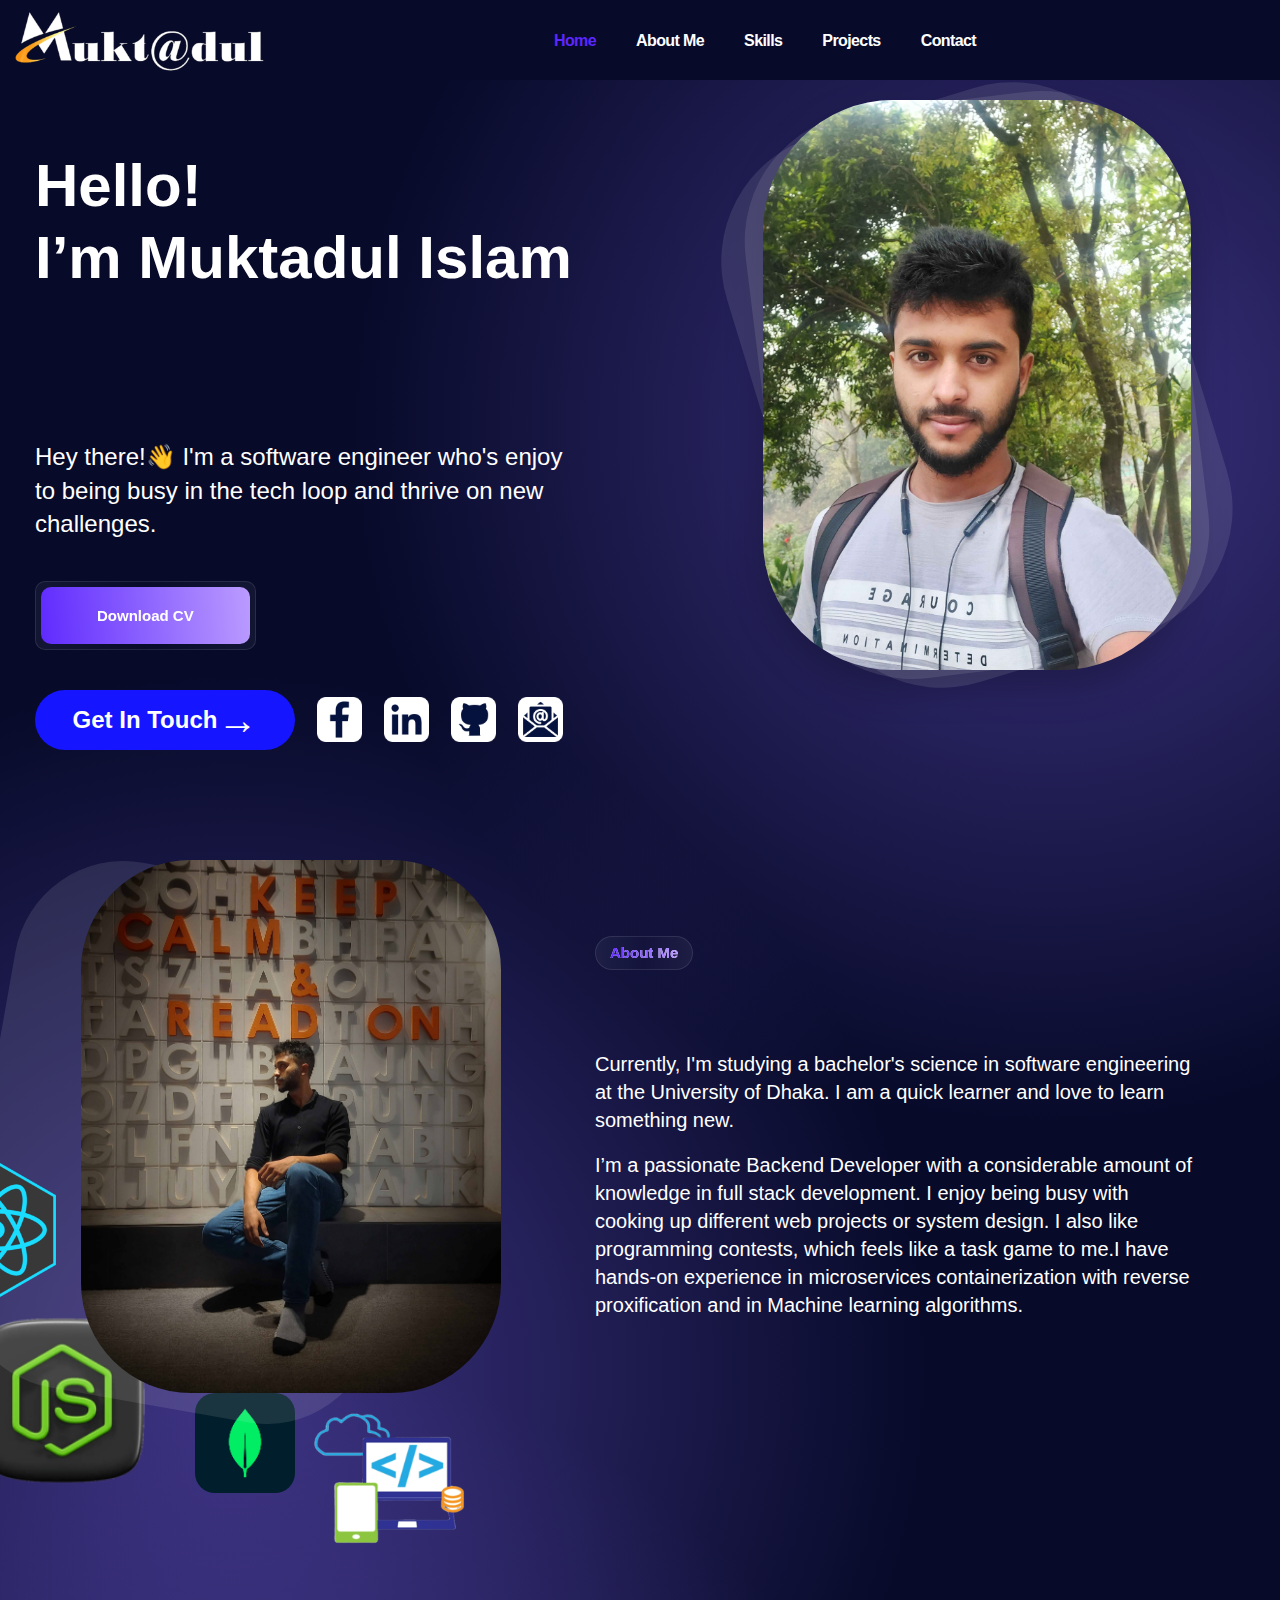
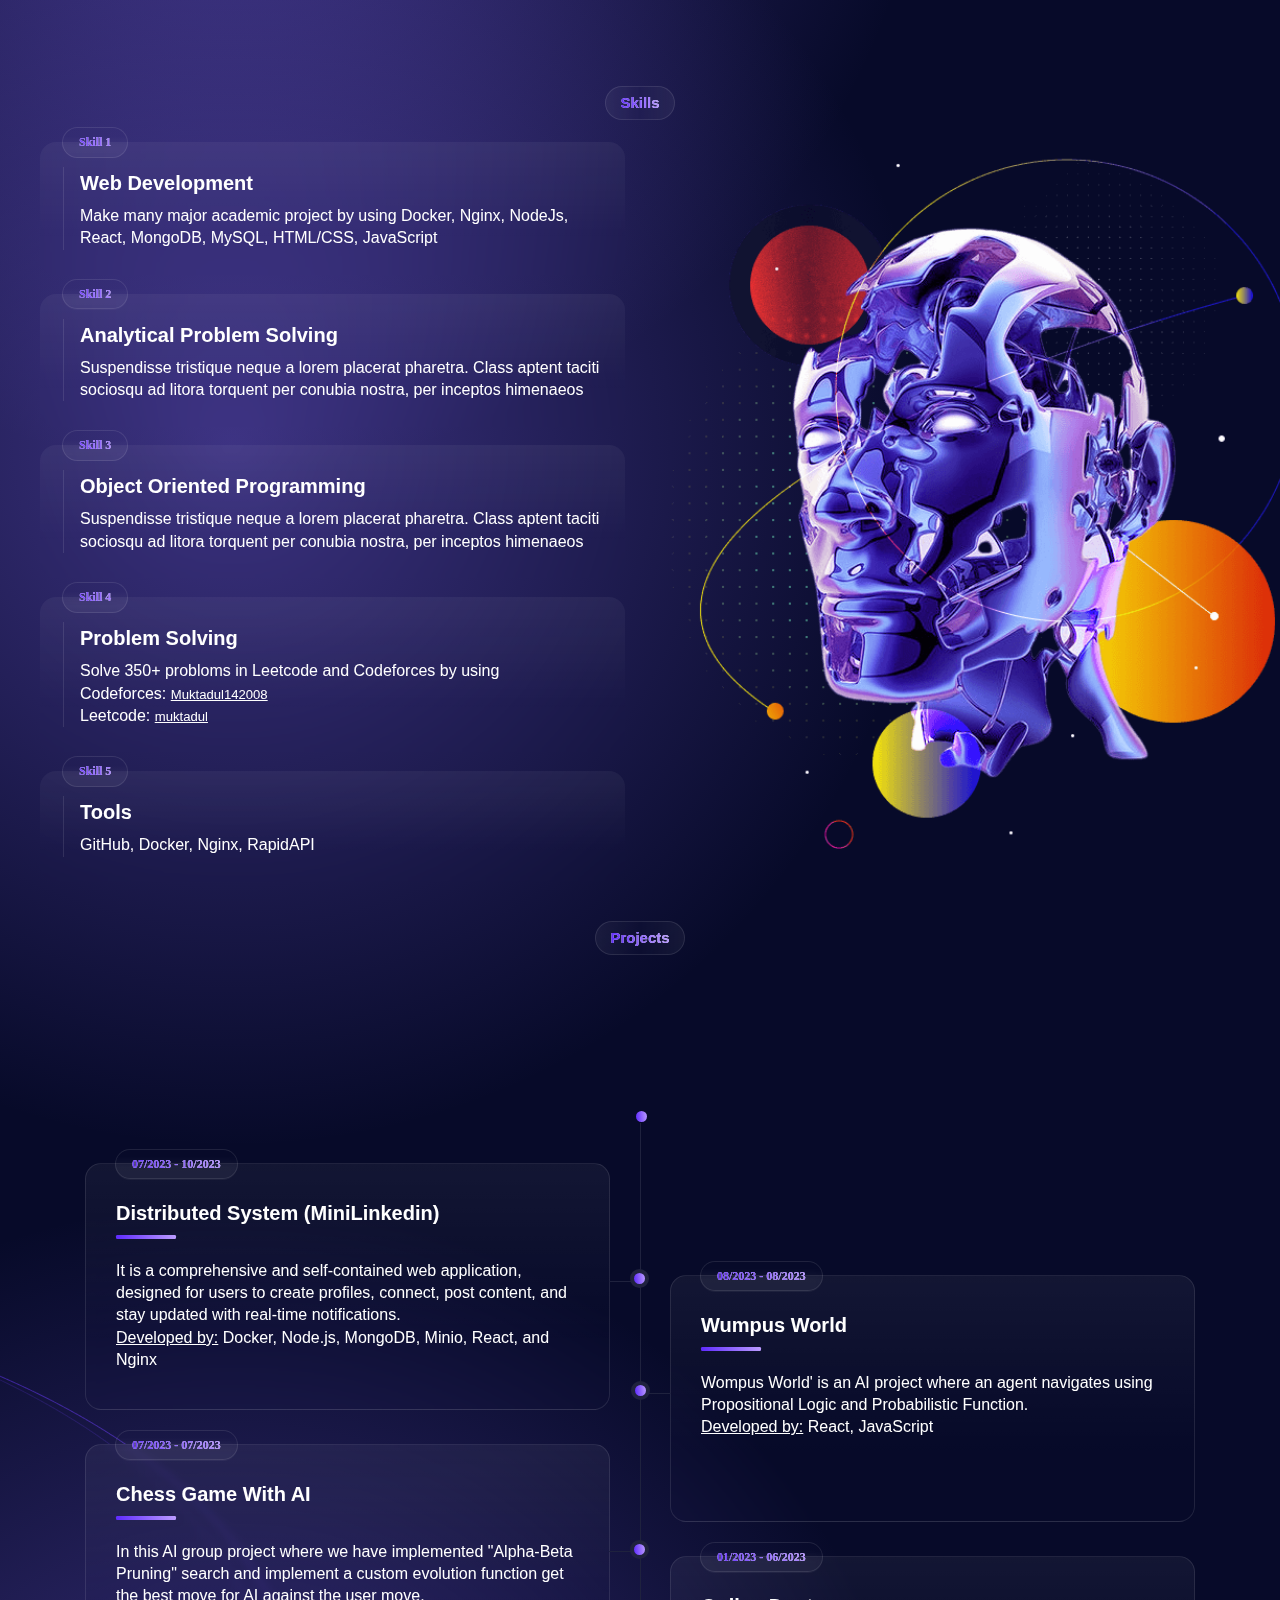
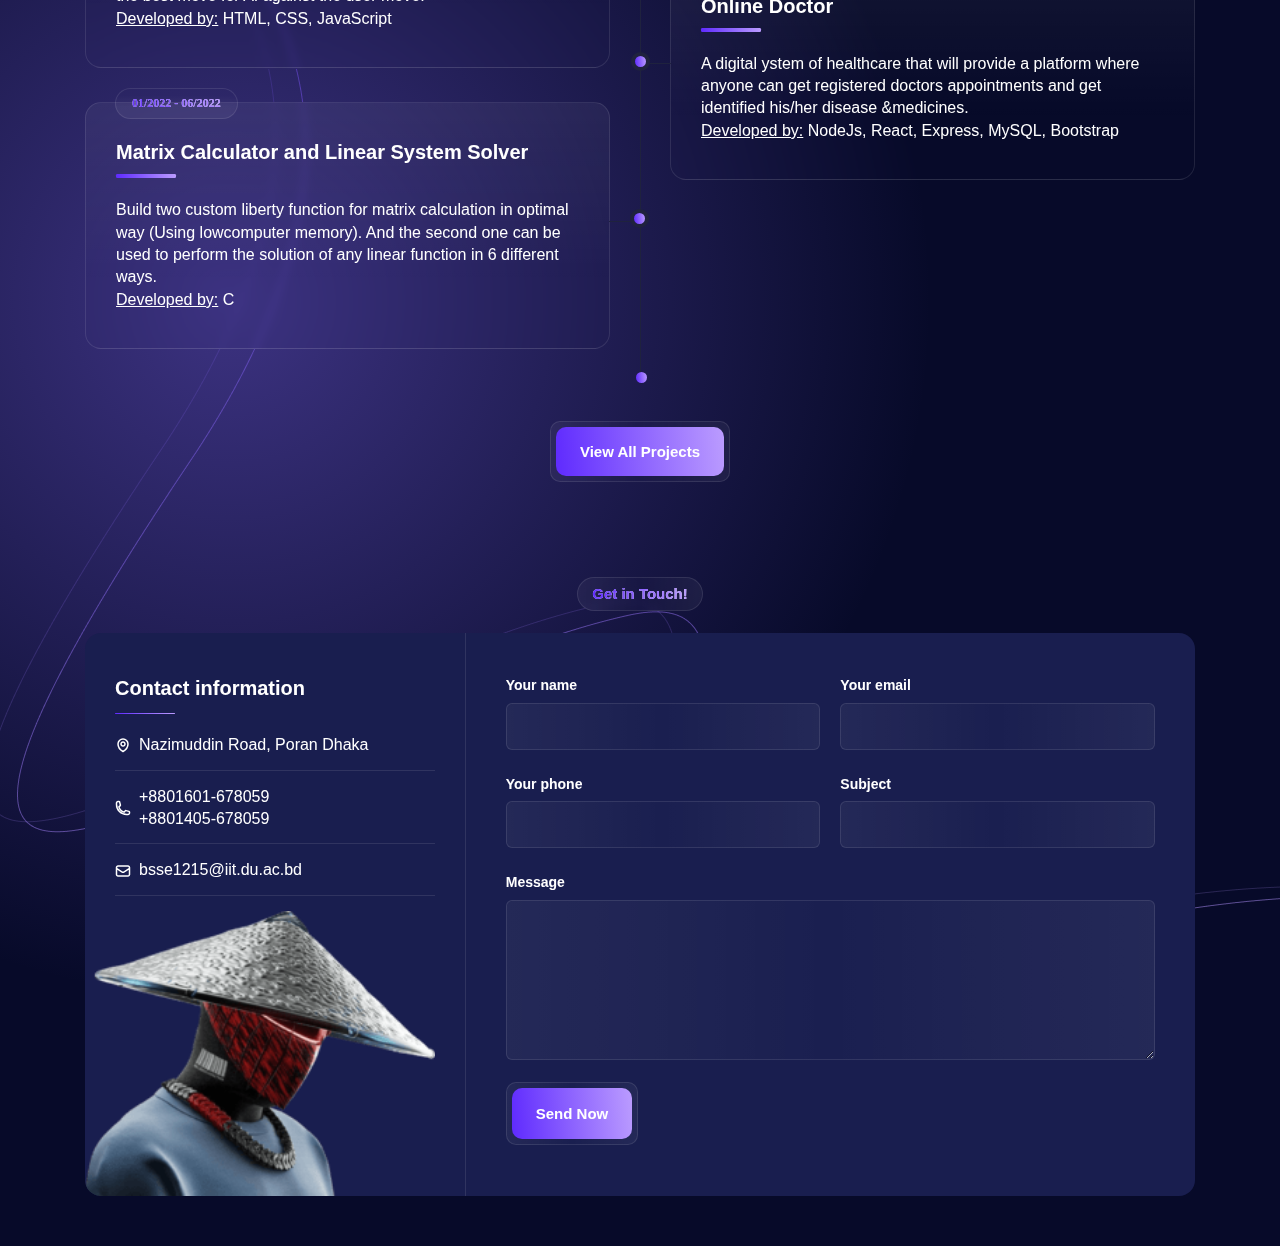
<file: index.html>
<!DOCTYPE html>
<html lang="en">

<head>
    <meta charset="UTF-8">
    <meta http-equiv="X-UA-Compatible" content="IE=edge">
    <meta name="viewport" content="width=device-width, initial-scale=1.0">
    <title>Cyfonii - NFT Portfolio and Landing Page HTML Template</title>

    <!-- Styles -->
    <link rel="stylesheet" href="app/css/app.css">
    <!-- end Styles -->

    <!-- Favicon and Touch Icons  -->
    <link rel="shortcut icon" href="assets/images/logo/favicon.webp">
    <link rel="apple-touch-icon-precomposed" href="assets/images/logo/favicon.webp">

</head>

<body class="home-main header-fixed">

    <div class="wrapper">
        <!-- For custom loading icon -->
        <div class="preloader">
            <div class="clear-loading loading-effect-2">
                <span></span>
            </div>
        </div>

        <!-- Header -->
        <header id="header_main" class="header">
            <div class="container big">
                <div class="row">
                    <div class="col-12">
                        <div class="header__body">
                            <div class="header__logo">
                                <a href="index.html">
                                    <img id="site-logo" src="assets/images/logo/logo.png" alt="Peson" data-retina="assets/images/logo/logo@2x.png" data-width="160" data-height="38">
                                </a>
                            </div>

                            <div class="header__right">
                                <nav id="main-nav" class="main-nav">
                                    <ul id="menu-primary-menu" class="menu">

                                        <li class="menu-item  menu-current-item">
                                            <a href="#banner">Home</a>
                                        </li>
                                        <li class="menu-item">
                                            <a href="#about">About Me</a>
                                        </li>
                                        <!-- <li class="menu-item">
                                            <a href="#">Services</a>
                                        </li> -->
                                        <li class="menu-item">
                                            <a href="#skills">Skills</a>
                                        </li>
                                        <li class="menu-item">
                                            <a href="#projects">Projects</a>
                                        </li>
                                        <li class="menu-item">
                                            <a href="#contact">Contact</a>
                                        </li>
                                    </ul>
                                </nav>
                                <div class="mobile-button"><span></span></div>
                            </div>

                            <div class="header__action">
                                <!-- <a href="#" class="action-btn"><span>Download CV</span></a> -->
                            </div>
                        </div>
                    </div>
                </div>
            </div>
        </header>
        <!-- end Header -->

        <!-- Banner -->
        <section id="banner" class="banner">
            <div class="shape right"></div>
            <div class="container big">
                <div class="row">
                    <div class="col-xl-7 col-md-12">
                        <div class="banner__left">
                            <div class="block-text">
                                <h2 class="heading">Hello!<br>I’m Muktadul Islam </br>
                                    <small><span class="s1 arlo_tm_animation_text_word"></span></small>
                                </h2>

                                <div class="myself">
                                    <p class="desc">Hey there!👋 I'm a software engineer who's enjoy to being busy in
                                        the tech loop and thrive on new challenges. </p>

                                    <a href="./assets/muktadul_Resume.pdf" class="action-btn" download><span>Download CV</span></a>
                                </div>
                            </div>

                            <div class="pay">
                                <div class="get_in_touch">Get In Touch <h1>&rarr;</h1>
                                </div>
                                <div class="list">
                                    <ul class="social_media">
                                        <li><a href="https://www.facebook.com/muktadul.islam.1690?mibextid=ZbWKwL"
                                                target="_blank"><img src="./assets/images/icon/facebook.png" alt=""></a>
                                        </li>
                                        <li><a href="https://www.linkedin.com/in/muktadul-islam-56b2a1299/"
                                                target="_blank"><img src="./assets/images/icon/linkedin.png" alt=""></a>
                                        </li>
                                        <li><a href="https://github.com/muktadulislam" target="_blank"><img
                                                    src="./assets/images/icon/github.png" alt=""></a></li>
                                        <li><a href="mailto:bsse1215@iit.du.ac.bd" target="_blank"><img src="./assets/images/icon/email.png"
                                                    alt=""></a></li>
                                    </ul>
                                </div>
                            </div>
                        </div>
                    </div>


                    <div class="col-xl-5 col-md-12">
                        <div id="profile_pic" class="banner__right">
                            <div class="image">
                                <img src="assets/images/layouts/muktadul.jpeg" alt="">
                            </div>
                        </div>
                    </div>
                </div>
            </div>
        </section>
        <!-- End Banner -->

        <!-- About -->
        <section id="about" class="about">
            <div class="shape"></div>
            <div class="container">
                <div class="row rev">
                    <div class="col-xl-5 col-md-12 about_image">
                        <div class="about__right">
                            <div class="images">
                                <img class="img1" src="assets/images/layouts/about-01.jpeg" alt="">
                                <img class="img2" src="assets/images/layouts/about-03.png" alt="">
                                <img class="img3" src="assets/images/layouts/about-05.png" alt="">
                                <img class="img4" src="assets/images/layouts/about-02.png" alt="">
                                <img class="img5" src="assets/images/layouts/about-04.png" alt="">
                            </div>
                        </div>
                    </div>
                    <div class="col-xl-7 col-md-12">
                        <div class="block-text">
                            <h6 class="sub-heading"><span>About Me</span></h6>
                            <h5 class="heading wow" data-splitting>Hello, I'm Muktadul</h5>
                            <p class="mb-17">Currently, I'm studying a bachelor's science in software engineering at the
                                University of Dhaka. I am a quick learner and love to learn something new.</p>
                            <p class="mb-26">I’m a passionate Backend Developer with a considerable amount of knowledge
                                in full stack development. I enjoy being busy with cooking up different web projects or
                                system design. I also like programming contests, which feels like a task game to me.I
                                have hands-on experience in microservices containerization with reverse proxification
                                and in Machine learning algorithms.</p>
                        </div>
                    </div>
                </div>
            </div>
        </section>
        <!-- End About -->

        <!-- Skills -->
        <section id="skills" class="portfolio">
            <div class="shape"></div>
            <div class="container">
                <div class="row">
                    <div class="col-12">
                        <div class="block-text center">
                            <h6 class="sub-heading"><span>Skills</span></h6>
                        </div>
                    </div>
                    <div class="col-xl-6 col-md-6">
                        <div class="portfolio__left">
                            <div class="portfolio-box">
                                <div class="step">Skill 1</div>
                                <div class="content">
                                    <h5 class="title">Web Development</h5>
                                    <p>Make many major academic project by using Docker, Nginx, NodeJs, React, MongoDB,
                                        MySQL, HTML/CSS, JavaScript</p>
                                </div>
                            </div>
                            <div class="portfolio-box">
                                <div class="step">Skill 2</div>
                                <div class="content">
                                    <h5 class="title">Analytical Problem Solving</h5>
                                    <p>Suspendisse tristique neque a lorem placerat pharetra. Class aptent taciti
                                        sociosqu ad litora torquent per conubia nostra, per inceptos himenaeos</p>
                                </div>
                            </div>
                            <div class="portfolio-box">
                                <div class="step">Skill 3</div>
                                <div class="content">
                                    <h5 class="title">Object Oriented Programming</h5>
                                    <p>Suspendisse tristique neque a lorem placerat pharetra. Class aptent taciti
                                        sociosqu ad litora torquent per conubia nostra, per inceptos himenaeos</p>
                                </div>
                            </div>
                            <div class="portfolio-box">
                                <div class="step">Skill 4</div>
                                <div class="content">
                                    <h5 class="title">Problem Solving</h5>
                                    <p>Solve 350+ probloms in Leetcode and Codeforces by using<br>
                                        Codeforces: <a
                                            href="https://codeforces.com/profile/Muktadul142008"><small><u>Muktadul142008</u></small></a><br>
                                        Leetcode: <a
                                            href="https://leetcode.com/muktadul/"><small><u>muktadul</u></small></a><br>
                                    </p>
                                </div>
                            </div>
                            <div class="portfolio-box">
                                <div class="step">Skill 5</div>
                                <div class="content">
                                    <h5 class="title">Tools</h5>
                                    <p>GitHub, Docker, Nginx, RapidAPI</p>
                                </div>
                            </div>
                        </div>
                    </div>

                    <div class="col-xl-6 col-md-6 about_image">
                        <div class="portfolio__right">
                            <div class="image" data-aos="fade-left" data-aos-duration="2000">
                                <img src="assets/images/layouts/portfolio.png" alt="">
                            </div>
                        </div>
                    </div>
                </div>
            </div>
        </section>
        <!-- End Skills -->

        <!-- Projects -->
        <section id="projects" class="roadmap">
            <img src="assets/images/background/line.png" alt="" class="img-line">
            <div class="shape"></div>
            <div class="container">
                <div class="row">
                    <div class="col-12">
                        <div class="block-text center">
                            <h6 class="sub-heading"><span>Projects</span></h6>
                            <h4 class="heading wow" data-splitting>Some of my <br>
                                Major Projects</h4>
                        </div>

                        <div class="roadmap__main" data-aos="fade-up" data-aos-duration="2000">
                            <div class="roadmap-box">
                                <div class="time">07/2023 - 10/2023</div>
                                <div class="content">
                                    <h5 class="title">Distributed System (MiniLinkedin)</h5>
                                    <p class="text">It is a comprehensive and self-contained web application, designed
                                        for users to
                                        create profiles, connect, post content, and stay updated with real-time
                                        notifications.
                                        <br>
                                        <u>Developed by:</u> Docker, Node.js, MongoDB, Minio, React, and Nginx
                                    </p>
                                </div>
                            </div>
                            <div class="roadmap-box right">
                                <div class="time">08/2023 - 08/2023</div>
                                <div class="content">
                                    <h5 class="title">Wumpus World</h5>
                                    <p class="text">
                                        Wompus World' is an AI project where an agent navigates using Propositional
                                        Logic and Probabilistic Function.<br>
                                        <u>Developed by:</u> React, JavaScript

                                    </p>
                                </div>
                            </div>
                            <div class="roadmap-box">
                                <div class="time">07/2023 - 07/2023</div>
                                <div class="content">
                                    <h5 class="title">Chess Game With AI</h5>
                                    <p class="text">
                                        In this AI group project where we have implemented "Alpha-Beta Pruning" search
                                        and implement a custom evolution function get the best move for AI against the
                                        user move. <br>
                                        <u>Developed by:</u> HTML, CSS, JavaScript
                                    </p>
                                </div>
                            </div>
                            <div class="roadmap-box right">
                                <div class="time">01/2023 - 06/2023</div>
                                <div class="content">
                                    <h5 class="title">Online Doctor</h5>
                                    <p class="text">
                                        A digital ystem of healthcare that will provide a platform where anyone can get
                                        registered doctors appointments and get identified his/her disease
                                        &medicines.<br>
                                        <u>Developed by:</u> NodeJs, React, Express, MySQL, Bootstrap

                                    </p>
                                </div>
                            </div>
                            <div class="roadmap-box">
                                <div class="time">01/2022 - 06/2022</div>
                                <div class="content">
                                    <h5 class="title">Matrix Calculator and Linear System Solver</h5>
                                    <p class="text">
                                        Build two custom liberty function for matrix calculation in optimal way (Using
                                        lowcomputer memory). And the second one can be used to perform the solution of
                                        any linear function in 6 different ways. <br>
                                        <u>Developed by:</u> C
                                    </p>
                                </div>
                            </div>
                            <div class="icon"></div>
                            <div class="icon bottom"></div>


                        </div>
                        <div class="button">
                            <a href="#" class="action-btn"><span>View All Projects</span></a>
                        </div>

                    </div>

                </div>
            </div>
        </section>
        <!-- Projects End -->

        <!-- Contact -->
        <section id="contact" class="touch">
            <div class="container">
                <div class="row">
                    <div class="col-12">
                        <div class="block-text center">
                            <h6 class="sub-heading"><span>Get in Touch!</span></h6>
                        </div>
                        <div class="touch__main">
                            <div class="info">
                                <h5>Contact information</h5>
                                <ul class="list">
                                    <li>
                                        <svg width="16" height="16" viewBox="0 0 16 16" fill="none"
                                            xmlns="http://www.w3.org/2000/svg">
                                            <path
                                                d="M10 7C10 7.53043 9.78929 8.03914 9.41421 8.41421C9.03914 8.78929 8.53043 9 8 9C7.46957 9 6.96086 8.78929 6.58579 8.41421C6.21071 8.03914 6 7.53043 6 7C6 6.46957 6.21071 5.96086 6.58579 5.58579C6.96086 5.21071 7.46957 5 8 5C8.53043 5 9.03914 5.21071 9.41421 5.58579C9.78929 5.96086 10 6.46957 10 7V7Z"
                                                stroke="white" stroke-width="1.5" stroke-linecap="round"
                                                stroke-linejoin="round" />
                                            <path
                                                d="M13 7C13 11.7613 8 14.5 8 14.5C8 14.5 3 11.7613 3 7C3 5.67392 3.52678 4.40215 4.46447 3.46447C5.40215 2.52678 6.67392 2 8 2C9.32608 2 10.5979 2.52678 11.5355 3.46447C12.4732 4.40215 13 5.67392 13 7V7Z"
                                                stroke="white" stroke-width="1.5" stroke-linecap="round"
                                                stroke-linejoin="round" />
                                        </svg>
                                        <p>Nazimuddin Road, Poran Dhaka</p>
                                    </li>
                                    <li>
                                        <svg width="16" height="16" viewBox="0 0 16 16" fill="none"
                                            xmlns="http://www.w3.org/2000/svg">
                                            <g clip-path="url(#clip0_794_6441)">
                                                <path
                                                    d="M1.5 4.5C1.5 10.0227 5.97733 14.5 11.5 14.5H13C13.3978 14.5 13.7794 14.342 14.0607 14.0607C14.342 13.7794 14.5 13.3978 14.5 13V12.0853C14.5 11.7413 14.266 11.4413 13.932 11.358L10.9833 10.6207C10.69 10.5473 10.382 10.6573 10.2013 10.8987L9.55467 11.7607C9.36667 12.0113 9.042 12.122 8.748 12.014C7.65659 11.6128 6.66544 10.9791 5.84319 10.1568C5.02094 9.33456 4.38725 8.34341 3.986 7.252C3.878 6.958 3.98867 6.63333 4.23933 6.44533L5.10133 5.79867C5.34333 5.618 5.45267 5.30933 5.37933 5.01667L4.642 2.068C4.60143 1.9058 4.50781 1.7618 4.37604 1.65889C4.24426 1.55598 4.08187 1.50006 3.91467 1.5H3C2.60218 1.5 2.22064 1.65804 1.93934 1.93934C1.65804 2.22064 1.5 2.60218 1.5 3V4.5Z"
                                                    stroke="white" stroke-width="1.5" stroke-linecap="round"
                                                    stroke-linejoin="round" />
                                            </g>
                                            <defs>
                                                <clipPath id="clip0_794_6441">
                                                    <rect width="16" height="16" fill="white" />
                                                </clipPath>
                                            </defs>
                                        </svg>
                                        <p>+8801601-678059<br>+8801405-678059</p>

                                    </li>
                                    <li>
                                        <svg width="16" height="16" viewBox="0 0 16 16" fill="none"
                                            xmlns="http://www.w3.org/2000/svg">
                                            <path
                                                d="M14.5 4.5V11.5C14.5 11.8978 14.342 12.2794 14.0607 12.5607C13.7794 12.842 13.3978 13 13 13H3C2.60218 13 2.22064 12.842 1.93934 12.5607C1.65804 12.2794 1.5 11.8978 1.5 11.5V4.5M14.5 4.5C14.5 4.10218 14.342 3.72064 14.0607 3.43934C13.7794 3.15804 13.3978 3 13 3H3C2.60218 3 2.22064 3.15804 1.93934 3.43934C1.65804 3.72064 1.5 4.10218 1.5 4.5M14.5 4.5V4.662C14.5 4.9181 14.4345 5.16994 14.3096 5.39353C14.1848 5.61712 14.0047 5.80502 13.7867 5.93933L8.78667 9.016C8.55014 9.16169 8.2778 9.23883 8 9.23883C7.7222 9.23883 7.44986 9.16169 7.21333 9.016L2.21333 5.94C1.99528 5.80569 1.81525 5.61779 1.69038 5.3942C1.56551 5.1706 1.49997 4.91876 1.5 4.66267V4.5"
                                                stroke="white" stroke-width="1.5" stroke-linecap="round"
                                                stroke-linejoin="round" />
                                        </svg>
                                        <p class="__cf_email__">bsse1215@iit.du.ac.bd</p>
                                    </li>
                                </ul>

                                <div class="image">
                                    <img src="assets/images/layouts/touch.png" alt="">
                                </div>
                            </div>

                            <form action="#" class="form-box">
                                <div class="row">
                                    <div class="col">
                                        <label>Your name</label>
                                        <input type="text" class="form-control">
                                    </div>
                                    <div class="col">
                                        <label>Your email</label>
                                        <input type="email" class="form-control">
                                    </div>
                                </div>
                                <div class="row">
                                    <div class="col">
                                        <label>Your phone</label>
                                        <input type="text" class="form-control">
                                    </div>
                                    <div class="col">
                                        <label>Subject</label>
                                        <input type="text" class="form-control">
                                    </div>
                                </div>
                                <div class="row">
                                    <div class="col">
                                        <label>Message</label>
                                        <textarea name="mess" id="mess" cols="30" rows="10"></textarea>
                                    </div>

                                </div>
                                <div class="row mb-0">
                                    <div class="col">
                                        <button class="action-btn"><span>Send Now</span></button>
                                    </div>
                                </div>
                            </form>
                        </div>
                    </div>
                </div>
            </div>
        </section>
        <!-- End Contact -->
    </div>


    <script src="app/js/jquery.min.js"></script>
    <script src="app/js/jquery.easing.js"></script>
    <script src="app/js/jquery-migrate.min.js"></script>
    <script src="app/js/plugins.js"></script>
    <script src="app/js/countto.js"></script>
    <script src="app/js/wow.min.js"></script>

    <script src="app/js/app.js"></script>
    <script src="app/js/count-down.js"></script>

    <script src="app/js/aos.js"></script>


    <script src="app/js/swiper-bundle.min.js"></script>
    <script src="app/js/swiper.js"></script>


    <script>
        $(document).ready(function () {
            // Smooth scrolling when clicking on anchor links
            $('a[href^="#"]').on('click', function (event) {
                if ($(window).width() <= 767) {
                    if ($(this).attr('href') === '#about') {
                        event.preventDefault();
                        window.location.href = '#profile_pic';
                        return;
                    }
                }

                // Remove the current menu item class
                $('.menu-item').removeClass('menu-current-item');
                $("#main-nav-mobi").slideUp();
                $(".mobile-button").removeClass("active");
                
                // Add the class to the clicked menu item
                $(this).closest('.menu-item').addClass('menu-current-item');

                var target = $($(this).attr('href'));
                if (target.length) {
                    event.preventDefault();
                    $('html, body').animate({
                        scrollTop: target.offset().top - 80
                    }, 0);
                }
            });
        });
    </script>



</body>

</html>
</file>
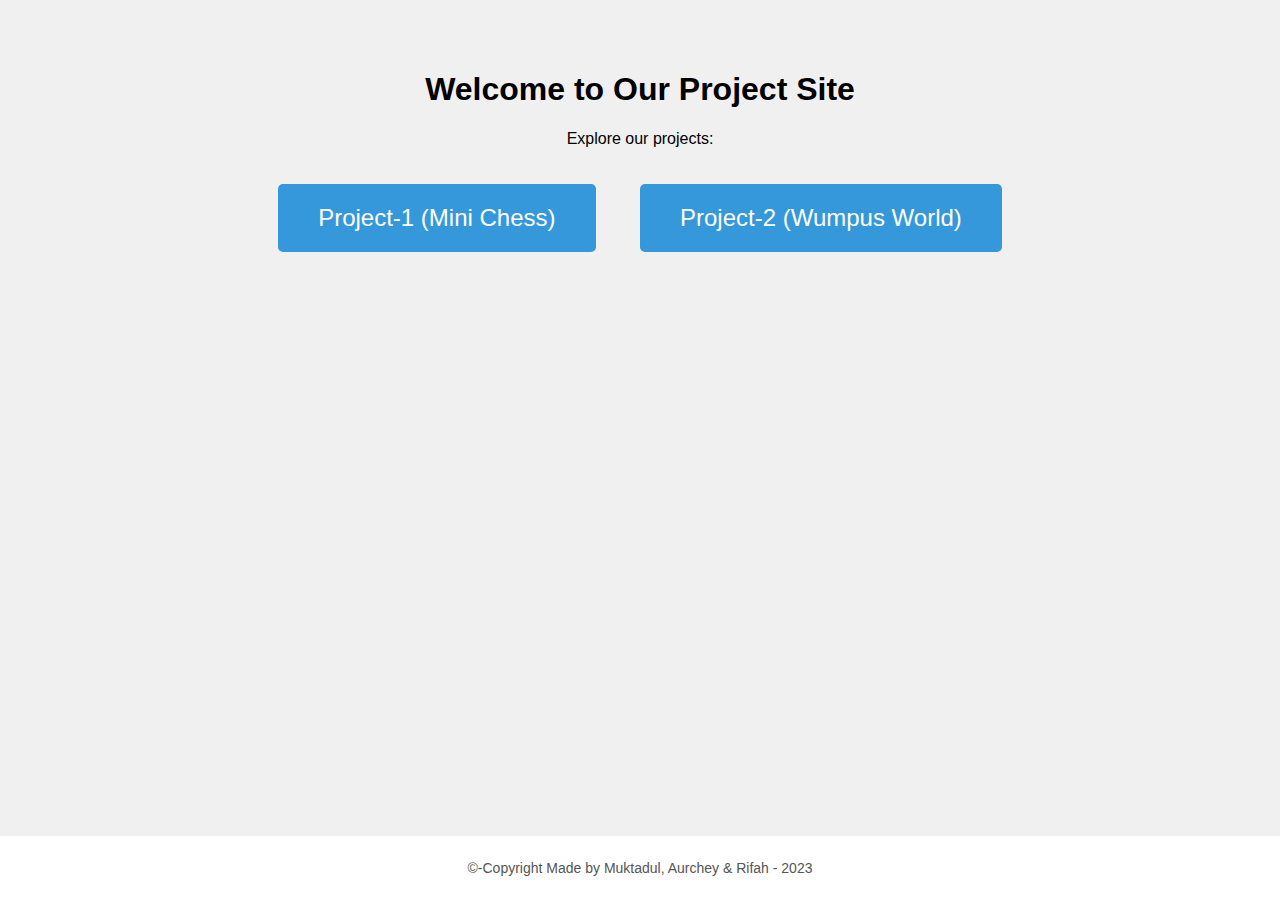
<file: old folder/index.html>
<!DOCTYPE html>
<html lang="en">
<head>
    <meta charset="UTF-8">
    <meta name="viewport" content="width=device-width, initial-scale=1.0">
    <title>Homepage</title>
    <style>
        body {
            font-family: Arial, sans-serif;
            margin: 0;
            padding: 0;
            background-color: #f0f0f0;
        }

        .container {
            max-width: 1200px;
            margin: 0 auto;
            text-align: center;
            padding: 50px;
        }

        .button {
            display: inline-block;
            padding: 20px 40px;
            font-size: 24px;
            background-color: #3498db;
            color: #fff;
            border: none;
            border-radius: 5px;
            cursor: pointer;
            margin: 20px;
        }

        .button:hover {
            background-color: #2980b9;
        }

        @media (max-width: 768px) {
            .button {
                font-size: 18px;
                padding: 15px 30px;
            }
        }

        .copyright {
            font-size: 14px;
            color: #555;
            position: fixed;
            bottom: 0;
            display: flex;
            justify-content: center; /* Align content horizontally to center */
            align-items: center; /* Align content vertically to center */
            left: 0;
            right: 0;
            background-color: #fff; /* You can set a background color for better visibility */
            padding: 10px; /* Add padding to provide some space */
        }

        .team-members {
            margin-top: 20px;
        }
        .container a{
            text-decoration: none;
        }
    </style>
</head>
<body>
    <div class="container">
        <h1>Welcome to Our Project Site</h1>
        <p>Explore our projects:</p>
        <a href="./mini_chess.html" class="button">Project-1 (Mini Chess)</a>
        <a href="#" class="button">Project-2 (Wumpus World)</a>
    </div>

    <div class="copyright">
        <p>©-Copyright Made by Muktadul, Aurchey & Rifah - 2023</p>
    </div>
</body>
</html>
</file>
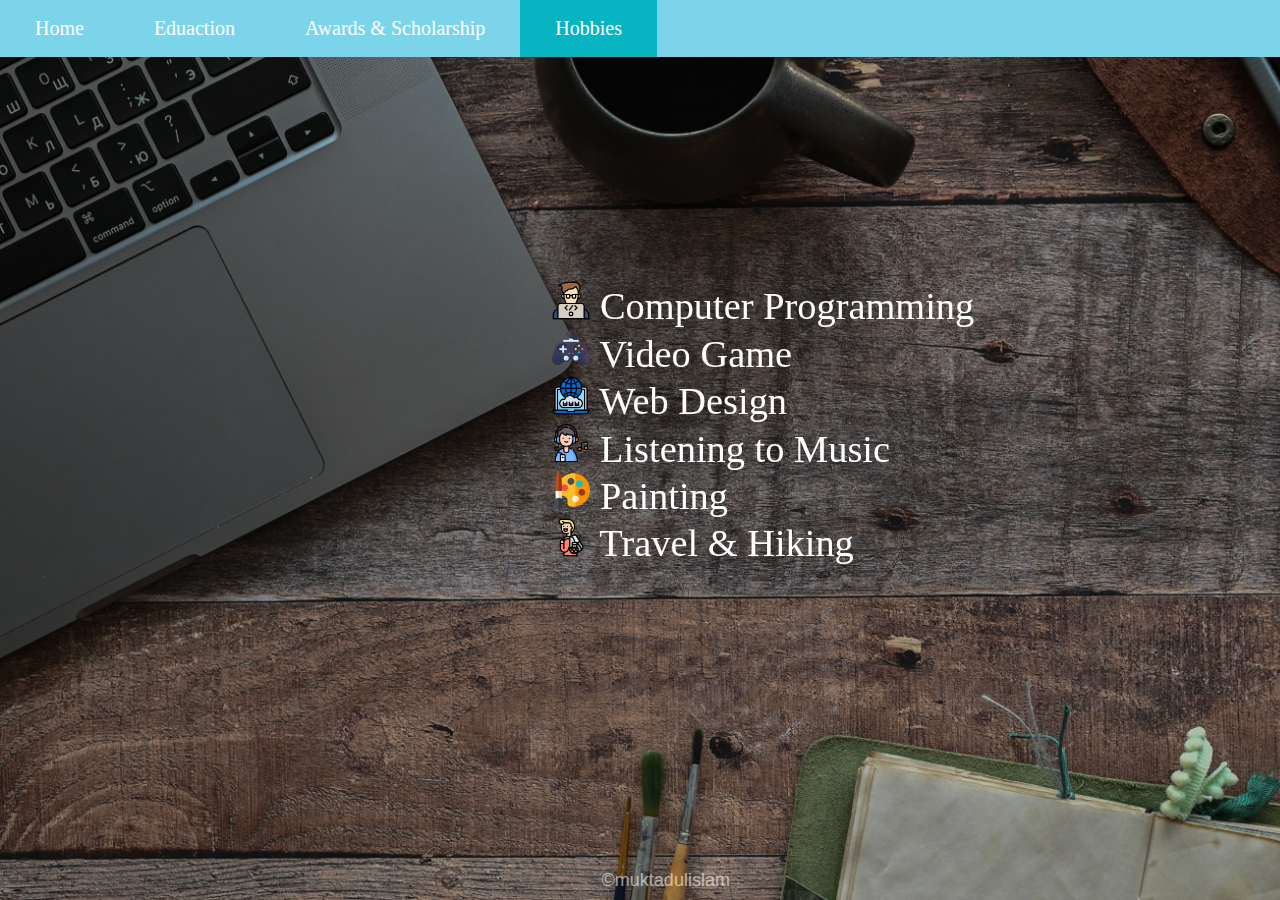
<file: hobbies.html>
<!DOCTYPE html>
<html lang="en">
<head>
    <meta charset="UTF-8">
    <meta http-equiv="X-UA-Compatible" content="IE=edge">
    <meta name="viewport" content="width=device-width, initial-scale=1.0">
    <link rel="stylesheet" href="navbar.css">
    <link rel="stylesheet" href="body.css">
    <link rel="stylesheet" href="footer.css">

    <title>Muktadul: Hobbies</title>
    <style>
        body{
            background-image: url("images/hobbies.jpg");
        }
        .hobbies{
            width: 40vw;
            height: 60vh;
            position: fixed;
            top: 27vh;
            left: 40vw;
        }
        .hobbies ul{
            list-style-type: none;
            font-size: 3vw;
            font-family: 'Bitter', serif;
            font-family: 'Dancing Script', cursive;
            font-family: 'Noto Nastaliq Urdu', serif;
            font-family: 'Noto Serif', serif;
            font-family: 'Oswald', sans-serif;
            font-family: 'Pacifico', cursive;
        }
        .hobbies li{
            color: rgb(255, 255, 255);
            font-weight: 500;
        }
        .hobbies img{
            width: 3vw;
            height: 3vw;
            display: inline-block;
        }
    </style>
</head>
<body>
    <header>
        <nav class="topnav">
            <ul>
                <li><a href="index.html">Home</a></li>
                <li><a href="education.html">Eduaction</a></li>
                <li><a href="awardsScholarship.html">Awards & Scholarship</a></li>
                <li><a class="active" href="hobbies.html">Hobbies</a></li>
            </ul>
        </nav>
    </header>

    <main>
        <section class="hobbies">
            <ul>
                <li> 
                    <img src="images/coding.png">
                    Computer Programming</li>
                <li>
                    <img src="images/console.png">
                    Video Game</li>
                <li>
                    <img src="images/www.png">
                    Web Design</li>
                <li>
                    <img src="images/listen.png">
                    Listening to Music</li>
                <li>
                    <img src="images/paint-palette.png">
                    Painting</li>
                <li>
                    <img src="images/travel(1).png">
                    Travel & Hiking</li>
            </ul>
        </section>
    </main>

    <footer>
        <div class="copyRight">&copymuktadulislam</div>
    </footer>
    
</body>
</html>
</file>
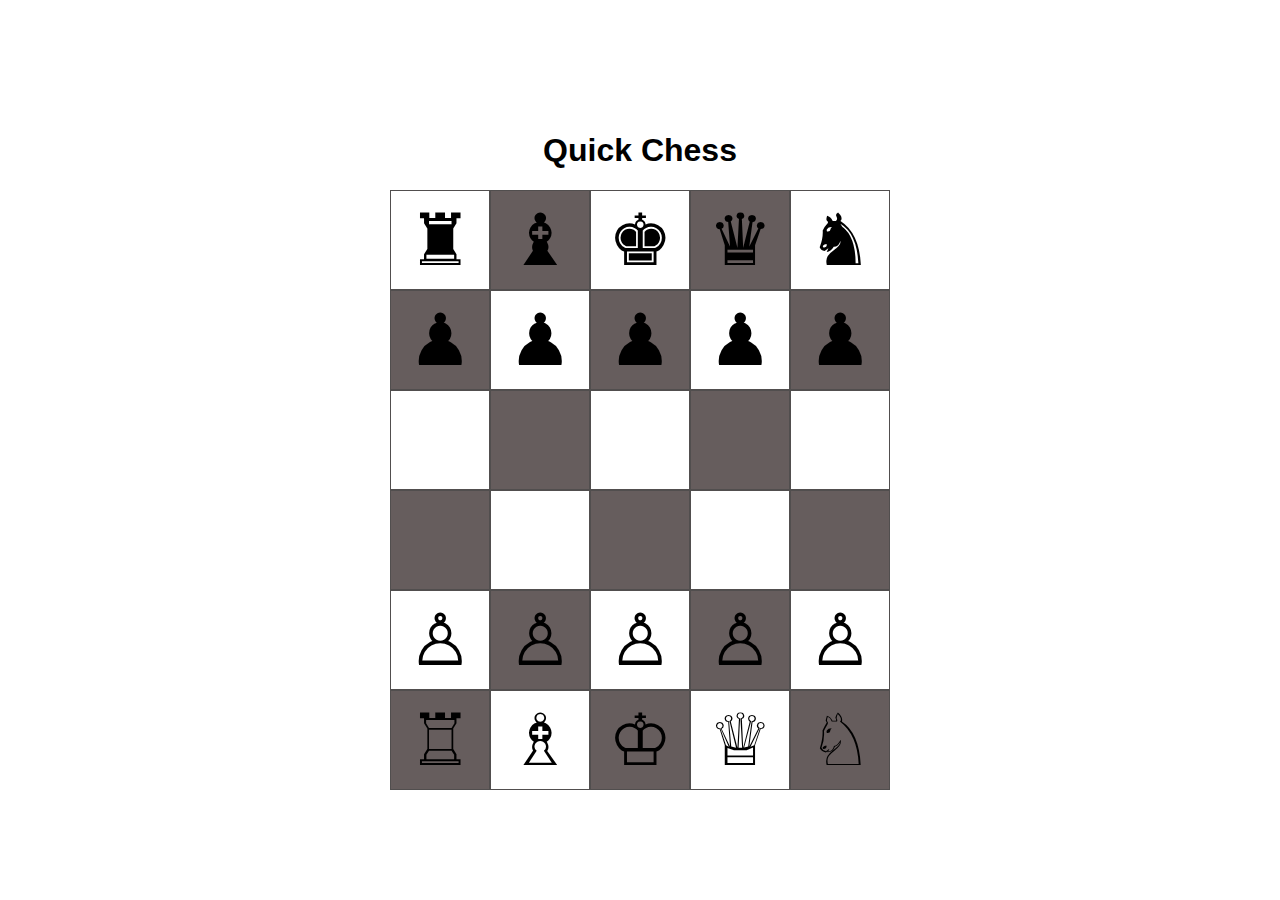
<file: mini_chess.html>
<!DOCTYPE html>
<html lang="en">

<head>
    <meta charset="UTF-8">
    <meta name="viewport" content="width=device-width, initial-scale=1.0">
    <title>Chess Board</title>
    <script type="module" src="./script.js"></script>
    <link rel="stylesheet" href="./style.css">
    <style>

    </style>
</head>

<body>
    <div>
        <div class="div1">
            <h1>Quick Chess</h1>
        </div>
        <div class="chessboard" id="chessboard">
            <div class="square" data-row="0" data-col="0"><button id="r0c0"></button></div>
            <div class="square" data-row="0" data-col="1"><button id="r0c1"></button></div>
            <div class="square" data-row="0" data-col="2"><button id="r0c2"></button></div>
            <div class="square" data-row="0" data-col="3"><button id="r0c3"></button></div>
            <div class="square" data-row="0" data-col="4"><button id="r0c4"></button></div>

            <div class="square" data-row="1" data-col="0"><button id="r1c0"></button></div>
            <div class="square" data-row="1" data-col="1"><button id="r1c1"></button></div>
            <div class="square" data-row="1" data-col="2"><button id="r1c2"></button></div>
            <div class="square" data-row="1" data-col="3"><button id="r1c3"></button></div>
            <div class="square" data-row="1" data-col="4"><button id="r1c4"></button></div>

            <div class="square" data-row="2" data-col="0"><button id="r2c0"></button></div>
            <div class="square" data-row="2" data-col="1"><button id="r2c1"></button></div>
            <div class="square" data-row="2" data-col="2"><button id="r2c2"></button></div>
            <div class="square" data-row="2" data-col="3"><button id="r2c3"></button></div>
            <div class="square" data-row="2" data-col="4"><button id="r2c4"></button></div>

            <div class="square" data-row="3" data-col="0"><button id="r3c0"></button></div>
            <div class="square" data-row="3" data-col="1"><button id="r3c1"></button></div>
            <div class="square" data-row="3" data-col="2"><button id="r3c2"></button></div>
            <div class="square" data-row="3" data-col="3"><button id="r3c3"></button></div>
            <div class="square" data-row="3" data-col="4"><button id="r3c4"></button></div>

            <div class="square" data-row="4" data-col="0"><button id="r4c0"></button></div>
            <div class="square" data-row="4" data-col="1"><button id="r4c1"></button></div>
            <div class="square" data-row="4" data-col="2"><button id="r4c2"></button></div>
            <div class="square" data-row="4" data-col="3"><button id="r4c3"></button></div>
            <div class="square" data-row="4" data-col="4"><button id="r4c4"></button></div>

            <div class="square" data-row="5" data-col="0"><button id="r5c0"></button></div>
            <div class="square" data-row="5" data-col="1"><button id="r5c1"></button></div>
            <div class="square" data-row="5" data-col="2"><button id="r5c2"></button></div>
            <div class="square" data-row="5" data-col="3"><button id="r5c3"></button></div>
            <div class="square" data-row="5" data-col="4"><button id="r5c4"></button></div>


            <!-- <br><br>
            <div class="div1" style="text-align: center;">
                <button onclick="rematch()">
                    <h3>Rematch</h3>
                </button>
            </div>

            <script>
                function rematch() {
                    location.reload();
                }
            </script> -->

        </div>
        <div>

</body>

</html>
</file>
<file: navbar.css>
.topnav {
    overflow: hidden;
    background-color: rgb(124, 212, 234);
    background-attachment: fixed;

    font-family: 'Pacifico';
}

.topnav a {
  float: left;
  color: white;
  text-align: center;
  padding: 17px 35px;
  text-decoration: none;
  font-size: 20px;
}

.topnav a.active {
  background-color: #07b4c1;
  color: white;
}

.topnav ul {
    list-style-type: none;
    margin: 0;
    padding: 0;
}
.topnav li{
    display: inline;
}
</file>
<file: body.css>
body {
    margin: 0;
    font-family: Arial, Helvetica, sans-serif;
    background-repeat: no-repeat;
    background-attachment: fixed;
    background-size: cover;
}
</file>
<file: footer.css>
.copyRight{
    position:absolute;
    bottom: 1vh;
    margin-left: 47%;
    color: rgba(255, 255, 255, 0.577);
    font-size: 2vh;
}
</file>
<file: style.css>
body {
    display: flex;
    justify-content: center;
    align-items: center;
    height: 100vh;
    margin: 0;
    font-family: Arial, sans-serif;
}

.div1{
    display: flex;
    justify-content: center;
    align-items: center;
}
.chessboard {
    display: grid;
    grid-template-columns: repeat(5, 1fr);
    grid-template-rows: repeat(6, 1fr);
}

@media (max-width: 779px) {
    .chessboard {
        width: 100vw;
        height: 120vw;
    }
    .square button {
        font-size: 3.5rem;
    }
}

@media (min-width: 780px) {
    .chessboard {
        width: 500px;
        height: 600px;
    }

    .square button {
        font-size: 4.5rem;
    }
}

.square {
    display: flex;
    align-items: center;
    justify-content: center;
    background-color: white;
    border: 1px solid #514e4e;
}

.square:nth-child(even) {
    background-color: #665d5d;
}

.square button {
    width: 100%;
    height: 100%;
    background: none;
    border: none;
    cursor: pointer;
}

.square button:focus {
    outline: none;
}
</file>
<file: app/css/app.css>
@import './bootstrap.min.css';
/* @import '../../assets/style.css'; */
@import url("https://fonts.cdnfonts.com/css/conthrax");
/* @import url("https://fonts.googleapis.com/css2?family=Readex+Pro:wght@200;300;400;500;600;700&amp;display=swap"); */

* {
  margin: 0;
  padding: 0;
  box-sizing: border-box;
}

body {
  font-family: "Readex Pro", sans-serif;
  font-size: 16px;
  font-weight: 300;
  line-height: 1.4;
  color: #FFFFFF;
  background: #070A29;
  position: relative;
  overflow-x: hidden;
  color: #FFFFFF;
}

:root {
  --primary-color: #5C27FE;
}

ul,
li {
  list-style-type: none;
  margin: 0;
  padding: 0;
}

p {
  margin-bottom: 0;
}

a,
button {
  font-family: "Conthrax", sans-serif;
  font-size: 15px;
  text-decoration: none;
  color: unset;
  transition: all 0.5s ease-in-out;
  cursor: pointer;
  display: inline-block;
  color: #fff;
}

a:hover,
button:hover {
  transition: all 0.3s;
  color: var(--primary-color);
}

.boild {
  font-weight: 700;
}

h1,
.h1,
h2,
.h2,
h3,
.h3,
h4,
.h4,
h5,
.h5,
h6,
.h6 {
  font-family: "Conthrax", sans-serif;
  font-weight: 700;
  line-height: 1.2;
  color: #fff;
  margin-bottom: 0;
}

h2,
.h2 {
  font-size: 60px;
}

@media only screen and (max-width: 767px) {

  h2,
  .h2 {
    font-size: 40px;
  }
}

h3,
.h3 {
  font-size: 50px;
}

@media only screen and (max-width: 1024px) {

  h3,
  .h3 {
    font-size: 30px;
  }
}

h4,
.h4 {
  font-size: 40px;
}

@media only screen and (max-width: 767px) {

  h4,
  .h4 {
    font-size: 30px;
  }
}

h5,
.h5 {
  font-size: 20px;
}

h6,
.h6 {
  font-size: 15px;
}

.fs-14 {
  font-size: 14px;
}

.fs-16 {
  font-size: 16px;
}

.fs-17 {
  font-size: 17px;
}

.fs-18 {
  font-size: 18px;
  line-height: 1.7;
}

.fs-20 {
  font-size: 20px;
}

.fs-21 {
  font-size: 21px;
}

.fs-24 {
  font-size: 24px;
}

.fs-30 {
  font-size: 30px;
}

.fs-36 {
  font-size: 36px;
}

.fs-42 {
  font-size: 42px;
}

.mr-0 {
  margin-right: 0;
}

.pt-128 {
  padding-top: 128px;
}

.mt--16 {
  margin-top: -16px;
}

.mt-15 {
  margin-top: 15px;
}

.mt-17 {
  margin-top: 17px;
}

.mb--30 {
  margin-bottom: -30px;
}

.mt--23 {
  margin-top: -23px;
}

.mt-5 {
  margin-top: 5px !important;
}

.mt-9 {
  margin-top: 9px;
}

.mt-12 {
  margin-top: 12px;
}

.mt-16 {
  margin-top: 16px !important;
}

.mt-19 {
  margin-top: 19px;
}

.mt-21 {
  margin-top: 21px;
}

.mt-24 {
  margin-top: 24px;
}

.mt-25 {
  margin-top: 25px;
}

.mt-27 {
  margin-top: 27px;
}

.mt-28 {
  margin-top: 28px;
}

.mt-29 {
  margin-top: 29px;
}

.mt-37 {
  margin-top: 37px;
}

.mt-42 {
  margin-top: 42px;
}

.mt-48 {
  margin-top: 48px;
}

.mt-45 {
  margin-top: 45px;
}

.mt-50 {
  margin-top: 50px;
}

.mt-51 {
  margin-top: 51px;
}

.mt-52 {
  margin-top: 52px;
}

.mt-53 {
  margin-top: 53px;
}

.mt-61 {
  margin-top: 61px;
}

.mt-67 {
  margin-top: 67px;
}

.mt-104 {
  margin-top: 104px;
}

.mt-107 {
  margin-top: 107px;
}

.mt-200 {
  margin-top: 200px;
}

.mt-223 {
  margin-top: 223px;
}

.mb-0 {
  margin-bottom: 0;
}

.pd-0 {
  padding: 0 !important;
}

.mb-6 {
  margin-bottom: 6px !important;
}

.mb-7 {
  margin-bottom: 7px;
}

.mb-10 {
  margin-bottom: 10px;
}

.mb-13 {
  margin-bottom: 13px;
}

.mb-14 {
  margin-bottom: 14px;
}

.mb-15 {
  margin-bottom: 15px;
}

.mb-17 {
  margin-bottom: 17px;
}

.mb-19 {
  margin-bottom: 19px;
}

.mb-20 {
  margin-bottom: 20px;
}

.mb-26 {
  margin-bottom: 26px;
}

.mb-28 {
  margin-bottom: 28px;
}

.mb-29 {
  margin-bottom: 29px;
}

.mb-30 {
  margin-bottom: 30px;
}

.mb-31 {
  margin-bottom: 31px;
}

.mb-33 {
  margin-bottom: 33px;
}

.mb-34 {
  margin-bottom: 34px;
}

.mb-37 {
  margin-bottom: 37px;
}

.mb-41 {
  margin-bottom: 41px;
}

.mb-43 {
  margin-bottom: 43px;
}

.mb-46 {
  margin-bottom: 46px;
}

.mb-50 {
  margin-bottom: 50px;
}

.mb-53 {
  margin-bottom: 53px;
}

.mb-58 {
  margin-bottom: 58px;
}

.mr-28 {
  margin-right: 28px;
}

.pt-12 {
  padding-top: 12px;
}

.pt-24 {
  padding-top: 24px;
}

@media only screen and (max-width: 1024px) {
  .pd-0 {
    padding: 0;
  }
}

.pb-team {
  padding: 0 150px;
  margin-top: 38px;
}

@media only screen and (max-width: 1024px) {
  .pb-team {
    padding: 0;
    margin-top: 0;
  }
}

.line-h17 {
  line-height: 1.7;
}

.container {
  max-width: 1140px;
  width: 100%;
  margin: auto;
}

.container.big {
  max-width: 1650px;
}

.row>* {
  padding-left: 15px;
  padding-right: 15px;
}

.wrapper {
  height: 100%;
  overflow: hidden;
  width: 100%;
}

@media only screen and (max-width: 1200px) {
  .wrapper {
    background: none !important;
  }
}

@media only screen and (max-width: 1200px) {
  .rev {
    flex-direction: column-reverse;
  }
}

.center {
  text-align: center;
}

.bg-1 {
  background: #130F40;
}

.bg-2 {
  background: #010F33;
}

@keyframes move5 {
  0% {
    -webkit-transform: translateY(0);
    transform: translateY(0);
  }

  50% {
    -webkit-transform: translateY(-30px);
    transform: translateY(-30px);
  }

  100% {
    -webkit-transform: translateY(0);
    transform: translateY(0);
  }
}

.mouse-cursor {
  position: fixed;
  left: 0;
  top: 0;
  pointer-events: none;
  border-radius: 50%;
  -webkit-transform: translateZ(0);
  transform: translateZ(0);
  visibility: hidden;
}

.cursor-inner {
  margin-left: -3px;
  margin-top: -3px;
  width: 6px;
  height: 6px;
  z-index: 100;
  background-color: var(--primary-color);
  -webkit-transition: width 0.3s ease-in-out, height 0.3s ease-in-out, margin 0.3s ease-in-out, opacity 0.3s ease-in-out;
  transition: width 0.3s ease-in-out, height 0.3s ease-in-out, margin 0.3s ease-in-out, opacity 0.3s ease-in-out;
}

.cursor-inner.cursor-hover {
  margin-left: -20px;
  margin-top: -20px;
  width: 40px;
  height: 40px;
  background-color: var(--primary-color);
  opacity: 0.3;
}

.cursor-outer {
  margin-left: -15px;
  margin-top: -15px;
  width: 30px;
  height: 30px;
  border: 2px solid var(--primary-color);
  -webkit-box-sizing: border-box;
  box-sizing: border-box;
  z-index: 100;
  opacity: 0.5;
  -webkit-transition: all 0.08s ease-out;
  transition: all 0.08s ease-out;
}

.cursor-outer.cursor-hover {
  opacity: 0;
}

body[data-magic-cursor=hide] .mouse-cursor {
  display: none;
  opacity: 0;
  visibility: hidden;
  position: absolute;
  z-index: -1111;
}

@keyframes animate-1 {

  0%,
  100% {
    transform: translateY(0vh) translateX(0vmin);
  }

  50% {
    transform: translateY(-1.5vh) translateX(5vmin);
  }
}

@keyframes animate-2 {

  0%,
  100% {
    transform: translateY(0px);
  }

  50% {
    transform: translateY(-15vmin);
  }
}

@keyframes animate-3 {

  0%,
  100% {
    transform: translateY(0vh);
  }

  50% {
    transform: translateY(-5vmin);
  }
}

@keyframes animate-4 {

  0%,
  100% {
    transform: translateY(0vh);
  }

  50% {
    transform: translateY(10vmin);
  }
}

@keyframes animate-5 {

  0%,
  100% {
    transform: translateY(0vh) translateX(0vmin);
  }

  50% {
    transform: translateY(-1.5vh) translateX(5vmin);
  }
}

.shape {
  content: "";
  position: absolute;
  width: 2000px;
  height: 2000px;
  top: -70%;
  left: -60%;
  z-index: -1;
  background: radial-gradient(34.98% 34.98% at 50% 50%, #725BDA 0%, rgba(6, 19, 45, 0) 100%);
  opacity: 0.5;
}

.shape.right {
  left: auto;
  right: -60%;
}

.shape.s3 {
  z-index: -2;
  width: 800px;
  height: 800px;
  background: linear-gradient(239.67deg, #0057FF -10.29%, #7FF805 197.14%);
  opacity: 0.6;
  mix-blend-mode: normal;
  filter: blur(150px);
  left: auto !important;
  top: 15% !important;
  right: -20%;
}

/* ====================== [Start Text Animation] ====================== */
span,
a {
  display: inline-block;
  text-decoration: none;
}

.splitting.animated .char {
  -webkit-animation: fadeInUp 0.4s cubic-bezier(0.3, 0, 0.7, 1) both;
  animation: fadeInUp 0.4s cubic-bezier(0.3, 0, 0.7, 1) both;
  -webkit-animation-delay: calc(30ms * var(--char-index));
  animation-delay: calc(30ms * var(--char-index));
}

.splitting .whitespace {
  width: 9px;
}

@-webkit-keyframes fadeInUp {
  0% {
    opacity: 0;
    -webkit-transform: translateY(50px);
    transform: translateY(30px);
  }

  100% {
    opacity: 1;
    -webkit-transform: translateY(0);
    transform: translateY(0);
  }
}

@keyframes fadeInUp {
  0% {
    opacity: 0;
    -webkit-transform: translateY(30px);
    transform: translateY(30px);
  }

  100% {
    opacity: 1;
    -webkit-transform: translateY(0);
    transform: translateY(0);
  }
}

.splitting.text.animated .char {
  -webkit-animation: fadeIn 0.3s cubic-bezier(0.3, 0, 0.7, 1) both;
  animation: fadeIn 0.3s cubic-bezier(0.3, 0, 0.7, 1) both;
  -webkit-animation-delay: calc(10ms * var(--char-index));
  animation-delay: calc(10ms * var(--char-index));
}

.splitting.text .whitespace {
  width: 4px;
}

@-webkit-keyframes fadeIn {
  0% {
    opacity: 0;
  }

  100% {
    opacity: 1;
  }
}

@keyframes fadeIn {
  0% {
    opacity: 0;
  }

  100% {
    opacity: 1;
  }
}

.imgio {
  position: relative;
}

.imgio .cimgio {
  position: absolute;
  height: 100%;
  width: 100%;
  bottom: 0;
  right: 0;
  background: #fff;
  visibility: visible !important;
  -webkit-transition: all 0.5s linear;
  -o-transition: all 0.5s linear;
  transition: all 0.5s linear;
  -webkit-transition-delay: 0.2s;
  -o-transition-delay: 0.2s;
  transition-delay: 0.2s;
}

.imgio .animated {
  height: 0;
}

.cimgio[data-delay="100"] {
  -webkit-transition-delay: 0.1s;
  -o-transition-delay: 0.1s;
  transition-delay: 0.1s;
}

.cimgio[data-delay="200"] {
  -webkit-transition-delay: 0.2s;
  -o-transition-delay: 0.2s;
  transition-delay: 0.2s;
}

.cimgio[data-delay="300"] {
  -webkit-transition-delay: 0.3s;
  -o-transition-delay: 0.3s;
  transition-delay: 0.3s;
}

.cimgio[data-delay="400"] {
  -webkit-transition-delay: 0.4s;
  -o-transition-delay: 0.4s;
  transition-delay: 0.4s;
}

.cimgio[data-delay="500"] {
  -webkit-transition-delay: 0.5s;
  -o-transition-delay: 0.5s;
  transition-delay: 0.5s;
}

.cimgio[data-delay="600"] {
  -webkit-transition-delay: 0.6s;
  -o-transition-delay: 0.6s;
  transition-delay: 0.6s;
}

.cimgio[data-delay="700"] {
  -webkit-transition-delay: 0.7s;
  -o-transition-delay: 0.7s;
  transition-delay: 0.7s;
}

.cimgio[data-delay="800"] {
  -webkit-transition-delay: 0.8s;
  -o-transition-delay: 0.8s;
  transition-delay: 0.8s;
}

.cimgio[data-delay="900"] {
  -webkit-transition-delay: 0.9s;
  -o-transition-delay: 0.9s;
  transition-delay: 0.9s;
}

.cimgio[data-delay="1s"] {
  -webkit-transition-delay: 1s;
  -o-transition-delay: 1s;
  transition-delay: 1s;
}

.title span {
  font-weight: bold;
}

.heading-title span {
  font-weight: bold;
}

.header {
  position: fixed;
  background: #070A29;
  /* position: relative; */
  top: 0;
  left: 0;
  width: 100%;
  z-index: 1000;
  height: 80px;
  display: flex;
  align-items: center;
  justify-content: center;
}

.header.is-fixed {
  position: absolute;
  opacity: 0;
  visibility: hidden;
  background: #070A29;
  top: -100%;
  transition: all 0.4s ease-in-out;
  box-shadow: 1px 1px 5px 0px rgba(0, 0, 0, 0.3);
  z-index: 9999;
  opacity: 0;
  left: 0;
  width: 100%;
}

.header.is-fixed.is-fixed.is-small {
  position: fixed;
  top: -1px;
  opacity: 1;
  visibility: visible;
  height: 80px;
}

.header.is-fixed.is-small {
  position: fixed;
  top: 0;
  opacity: 1;
  z-index: 9999;
  height: 60px;
  left: 0;
  width: 100%;
  visibility: visible;
}

.header .header__body {
  display: flex;
  align-items: center;
  justify-content: space-between;
}

@media only screen and (max-width: 767px) {
  .header .header__logo img{
    width: 50%;
  }
}
@media only screen and (min-width: 768px) {
  .header .header__logo img{
    width: 250px
  }
}

.header .header__right {
  display: flex;
  align-items: center;
  justify-content: flex-start;
}

.header .header__right .mobile-button {
  display: none;
  position: absolute;
  right: 15px;
  width: 26px;
  height: 26px;
  background-color: transparent;
  cursor: pointer;
  transition: all 0.3s ease;
  margin-left: 30px;
}

@media only screen and (max-width: 1024px) {
  .header .header__right .mobile-button {
    display: block;
  }
}

.header .header__right .mobile-button::before,
.header .header__right .mobile-button::after {
  content: "";
  position: absolute;
  top: 0;
  height: 3px;
  width: 100%;
  left: 0;
  top: 50%;
  -webkit-transform-origin: 50% 50%;
  -ms-transform-origin: 50% 50%;
  transform-origin: 50% 50%;
}

.header .header__right .mobile-button::before,
.header .header__right .mobile-button::after,
.header .header__right .mobile-button span {
  background-color: #ffffff;
  -webkit-transition: all ease 0.3s;
  -moz-transition: all ease 0.3s;
  transition: all ease 0.3s;
}

.header .header__right .mobile-button::before {
  -webkit-transform: translate3d(0, -7px, 0);
  -moz-transform: translate3d(0, -7px, 0);
  transform: translate3d(0, -7px, 0);
}

.header .header__right .mobile-button::after {
  -webkit-transform: translate3d(0, 7px, 0);
  -moz-transform: translate3d(0, 7px, 0);
  transform: translate3d(0, 7px, 0);
}

.header .header__right .mobile-button span {
  position: absolute;
  width: 100%;
  height: 3px;
  left: 0;
  top: 50%;
  overflow: hidden;
  text-indent: 200%;
}

.header .header__right .mobile-button.active::before {
  -webkit-transform: rotate3d(0, 0, 1, 45deg);
  -moz-transform: rotate3d(0, 0, 1, 45deg);
  transform: rotate3d(0, 0, 1, 45deg);
}

.header .header__right .mobile-button.active::after {
  -webkit-transform: rotate3d(0, 0, 1, -45deg);
  -moz-transform: rotate3d(0, 0, 1, -45deg);
  transform: rotate3d(0, 0, 1, -45deg);
}

.header .header__right .mobile-button.active span {
  opacity: 0;
}

.header .header__right .main-nav .menu {
  display: flex;
  align-items: center;
  justify-content: flex-start;
}

.header .header__right .main-nav .menu li {
  position: relative;
  padding: 30px 0;
  padding-right: 40px;
}

.header .header__right .main-nav .menu li:nth-last-child(1) {
  padding-right: 0;
}

.header .header__right .main-nav .menu li a {
  position: relative;
  display: block;
  font-size: 16px;
  font-weight: 700;
  letter-spacing: -0.6px;
}

@media only screen and (max-width: 1200px) {
  .header .header__right .main-nav .menu li {
    padding-right: 30px;
  }

  .header .header__right .main-nav .menu li a {
    font-size: 14px;
  }
}

.header .header__right .main-nav .menu li .sub-menu {
  position: absolute;
  top: 50px;
  left: 0;
  width: 240px;
  z-index: 99;
  border-radius: 5px;
  overflow: hidden;
  opacity: 0;
  visibility: hidden;
  -webkit-transition: all 0.3s ease;
  -moz-transition: all 0.3s ease;
  -ms-transition: all 0.3s ease;
  -o-transition: all 0.3s ease;
  transition: all 0.3s ease;
  -webkit-transform: translateY(35px);
  -moz-transform: translateY(35px);
  -ms-transform: translateY(35px);
  -o-transform: translateY(35px);
  transform: translateY(35px);
  background: #fff;
  box-shadow: 0 0 1.25rem rgba(30, 34, 40, 0.06);
}

.header .header__right .main-nav .menu li .sub-menu li {
  padding: 15px 20px;
  position: relative;
  border-bottom: 1px solid rgba(0, 0, 0, 0.1);
}

.header .header__right .main-nav .menu li .sub-menu li:last-child {
  border: none;
}

.header .header__right .main-nav .menu li .sub-menu li::before {
  content: "";
  position: absolute;
  bottom: 0;
  left: 0;
  width: 0;
  height: 1px;
  background: var(--primary-color);
  transition: width 0.3s ease-in-out;
}

.header .header__right .main-nav .menu li .sub-menu li:hover::before,
.header .header__right .main-nav .menu li .sub-menu li.current-item::before {
  width: 100%;
}

.header .header__right .main-nav .menu li .sub-menu li a {
  color: #000;
  font-size: 14px;
}

.header .header__right .main-nav .menu li .sub-menu li a::before,
.header .header__right .main-nav .menu li .sub-menu li a::after {
  display: none;
}

.header .header__right .main-nav .menu li .sub-menu li:hover a {
  color: var(--primary-color);
}

.header .header__right .main-nav .menu li .sub-menu li.current-item>a {
  color: var(--primary-color);
}

.header .header__right .main-nav .menu li:hover .sub-menu {
  opacity: 1;
  visibility: visible;
  transform: translateY(26px);
}

.header .header__right .main-nav .menu li.menu-item-has-children>a:after {
  color: rgba(255, 255, 255, 0.5);
  font-family: "icomoon";
  content: "\e90a";
  font-size: 7px;
  font-weight: 400;
  position: absolute;
  right: -15px;
  top: 6px;
}

.header .header__right .group-button {
  display: flex;
  margin-left: 80px;
}

@media only screen and (max-width: 1200px) {
  .header .header__right .group-button {
    margin-left: 20px;
  }
}

@media only screen and (max-width: 767px) {
  .header .header__right .group-button {
    display: none;
  }
}

.header .header__right .group-button a {
  font-family: "Inter";
  font-size: 16px;
  font-weight: 700;
  margin-left: 20px;
  padding: 10px 40px;
}

.header .header__action {
  display: flex;
  align-items: center;
}

.header .header__action .action-btn {
  margin-left: 30px;
}

@media only screen and (max-width: 1024px) {
  .header .header__action {
    margin-right: 40px;
  }
}

@media only screen and (max-width: 767px) {
  .header .header__action {
    display: none;
  }

  .social_media img {
    width: 37px;
  }

  .banner .banner__left .pay .list ul li {
    margin-left: 18px;
  }
}

@media screen and (min-width: 768px) {

  /* Added "screen" and fixed the syntax for minimum width */
  .social_media img {
    width: 45px;
  }

  .banner .banner__left .pay .list ul li {
    margin-left: 22px;
  }
}

.portfolio__right img {
  width: 110%;
  overflow: hidden;
}

.header #main-nav-mobi {
  display: block;
  margin: 0 auto;
  width: 100%;
  position: absolute;
  top: 100%;
  left: 0;
  z-index: 999999;
  box-shadow: 0px 3px 16px rgba(47, 83, 109, 0.12);
  height: 100vh;
  overflow: auto;
}

.header #main-nav-mobi ul {
  padding: 0;
  background: #ffff;
  border-top: 1px solid rgba(0, 0, 0, 0.1);
}

.header #main-nav-mobi ul li {
  border-bottom: 1px solid rgba(0, 0, 0, 0.1);
  position: relative;
}

.header #main-nav-mobi ul li:last-child {
  border: 0;
}

.header #main-nav-mobi ul li a {
  padding: 12px 30px;
  color: #181818;
  font-size: 16px;
  font-weight: 600;
}

.header #main-nav-mobi ul li .arrow {
  cursor: pointer;
  font-size: 20px;
  line-height: 48px;
  position: absolute;
  right: 15px;
  text-align: center;
  top: 0;
  width: 48px;
  transition: 0.3s all ease-in-out;
  font-size: 14px;
}

.header #main-nav-mobi ul li .arrow::before {
  font-family: "icomoon";
  content: "\e90a";
  display: inline-block;
  transition: 0.3s all ease-in-out;
  color: #070A29;
}

.header #main-nav-mobi ul li .arrow.active::before {
  transform: rotate(-180deg);
}

.header #main-nav-mobi ul li ul>li:first-child {
  border-top: 1px solid rgba(255, 255, 255, 0.3);
}

.header #main-nav-mobi ul li ul li {
  padding-left: 20px;
}

.header #main-nav-mobi ul li.current-item>a {
  color: var(--primary-color);
}

.header .menu-current-item>a,
.header .current-item a {
  color: var(--primary-color);
}

.header .menu-current-item>a::after {
  color: var(--primary-color) !important;
}

.header.style-3 {
  height: 88px;
}

.header.style-3 .group-button a {
  font-size: 16px;
  font-weight: 700;
  margin-left: 18px;
  padding: 8px 32px;
}

.header.style-3 .group-button .btn-action-outline.style-1 {
  border-color: #2E72D2;
  padding: 10px 32px;
}

.header.style-3 .group-button .btn-action-outline.style-1::before {
  background: #2E72D2;
}

.header.style-3 .header__right .main-nav {
  margin-right: 0%;
}

.header.style-4 {
  height: 88px;
  border: none;
}

.header.style-4 .group-button {
  margin-right: -40px;
}

.header.style-4 .group-button a {
  padding: 10px 40px;
}

.header.style-4 .header__right .main-nav .menu li a {
  font-size: 17px;
  font-weight: 400;
}

.header.style-5 {
  height: 84px;
  border: none;
}

.header.style-5 .group-button a {
  font-family: "Russo One";
  font-weight: 400;
  font-size: 14px;
  padding: 8px 38px;
}

.header.style-5 .header__right .main-nav .menu li a {
  text-transform: uppercase;
  letter-spacing: 1px;
}

.header.style-7 {
  border-bottom: 1px solid rgba(255, 255, 255, 0.1);
  height: 80px;
}

.header.style-7 .group-button a {
  font-size: 14px;
  padding: 10px 40px;
}

.header.style-7 .header__right .main-nav .menu li a {
  font-size: 14px;
  font-weight: 400;
}

.header.style-8 {
  border-bottom: 1px solid rgba(255, 255, 255, 0.1);
  height: 80px;
  border: none;
}

.header.style-8 .group-button a {
  font-size: 14px;
  font-weight: 700;
  padding: 10px 40px;
  border: 2px solid #48D6D2;
  border-radius: 12px;
}

.header.style-8 .group-button a::before {
  background: #48D6D2;
}

.action-btn {
  position: relative;
  overflow: hidden;
  font-weight: 700;
  background: linear-gradient(89.96deg, rgba(255, 255, 255, 0.05) 0.03%, rgba(255, 255, 255, 0.008) 49.67%, rgba(255, 255, 255, 0.05) 99.96%);
  backdrop-filter: blur(4px);
  padding: 5px;
  border-radius: 10px;
  display: inline-flex;
  align-items: center;
  justify-content: flex-start;
  border: 1px solid rgba(255, 255, 255, 0.1);
}

.action-btn span {
  background: linear-gradient(264.28deg, #DEC7FF -38.2%, #5C27FE 103.12%);
  padding: 10px 20px;
  border-radius: 10px;
  color: #fff;
  transition: all 0.3s ease-in-out;
  position: relative;
  overflow: hidden;
}

.action-btn span::after {
  background: linear-gradient(90deg, rgba(255, 255, 255, 0.13) 0px, rgba(255, 255, 255, 0.13) 77%, rgba(255, 255, 255, 0.5) 92%, rgba(255, 255, 255, 0));
  content: "";
  height: 200%;
  left: -210%;
  opacity: 0;
  position: absolute;
  top: -50%;
  transition: all 0.7s ease 0s;
  width: 200%;
}

.action-btn:hover span::after {
  left: -30%;
  opacity: 1;
  top: -20%;
  transition-duration: 0.7s, 0.7s, 0.15s;
  transition-property: left, top, opacity;
  transition-timing-function: linear;
}

.action-btn.s1 span {
  background: linear-gradient(264.28deg, rgba(255, 255, 255, 0) -38.2%, rgba(255, 255, 255, 0.1) 103.12%);
}

#scroll-top {
  position: fixed;
  display: block;
  width: 50px;
  height: 50px;
  line-height: 50px;
  border-radius: 4px;
  text-align: center;
  z-index: 999;
  right: 14px;
  bottom: 23px;
  border-radius: 50%;
  -webkit-border-radius: 50%;
  -moz-border-radius: 50%;
  -ms-border-radius: 50%;
  -o-border-radius: 50%;
  opacity: 0;
  visibility: hidden;
  cursor: pointer;
  overflow: hidden;
  background: linear-gradient(264.28deg, #DEC7FF -38.2%, #5C27FE 103.12%);
  display: flex;
  align-items: center;
  justify-content: center;
}

#scroll-top span {
  transform: rotate(-180deg);
  display: block;
  font-size: 12px;
}

#scroll-top.show {
  right: 15px;
  opacity: 1;
  visibility: visible;
}

#scroll-top:hover {
  transform: translateY(-7%);
}

.block-text .sub-heading {
  padding: 7px 14px;
  background: linear-gradient(89.96deg, rgba(255, 255, 255, 0.05) 0.03%, rgba(255, 255, 255, 0.008) 49.67%, rgba(255, 255, 255, 0.05) 99.96%);
  backdrop-filter: blur(4px);
  border: 1px solid rgba(255, 255, 255, 0.1);
  border-radius: 100px;
  display: inline-block;
  margin-bottom: 22px;
}

.block-text .sub-heading span {
  background: linear-gradient(264.28deg, #DEC7FF -38.2%, #5C27FE 103.12%), #FFFFFF;
  -webkit-background-clip: text;
  -webkit-text-fill-color: transparent;
  background-clip: text;
}

.block-text .heading {
  margin-bottom: 10px;
  text-transform: none;
}

.block-text .action-btn span {
  padding: 14px 24px;
}

.banner {
  position: relative;
  background-size: cover;
  padding-top: 80px;
}

.banner .block-text .heading {
  margin-bottom: 40px;
  height: 250px;
}

.banner .block-text .heading span {
  background: linear-gradient(264.28deg, #DEC7FF -38.2%, #5C27FE 103.12%);
  -webkit-background-clip: text;
  -webkit-text-fill-color: transparent;
  position: relative;
}

.banner .block-text .heading span.s1::after {
  content: "";
  width: 317.39px;
  height: 64.77px;
  position: absolute;
  bottom: -57px;
  left: -63px;
}

.banner .block-text .desc {
  padding-right: 130px;
  margin-bottom: 40px;
}

@media only screen and (min-width: 768px) {
  .desc {
    font-size: x-large;
  }

  .get_in_touch {
    font-size: x-large;
    width: 260px;
    height: 60px;
    border-radius: 100px;
  }
}

@media only screen and (max-width: 767px) {
  .desc {
    font-size: 19px;
  }

  .get_in_touch {
    font-size: 15px;
    width: 140px;
    height: 45px;
    border-radius: 10px;
  }
}

.get_in_touch {
  position: relative;
  font-weight: 700;
  display: inline-flex;
  align-items: center;
  justify-content: center;
  /* Change this line to center the text horizontally */
  background-color: #1515ff;
}


@media only screen and (max-width: 1200px) {
  .banner .block-text .desc {
    padding: 0;
  }
}

.banner .block-text .action-btn span {
  padding: 18px 56px;
}

.banner .banner__left {
  padding: 70px 20px;
}

@media only screen and (max-width: 767px) {
  .banner .banner__left {
    padding: 30px 0 80px;
  }
}

@media only screen and (max-width: 767px) {
  .banner .banner__left {
    padding: 30px 0 45px;
  }
}

.banner .banner__left .pay {
  margin-top: 40px;
  /* margin-left: 30px; */
  display: flex;
}

.banner .banner__left .pay h6 {
  text-transform: none;
  margin-bottom: 20px;
}

.banner .banner__left .pay .list {
  display: flex;
  align-items: center;
}

.banner .banner__left .pay .list p {
  font-size: 14px;
  color: rgba(255, 255, 255, 0.3);
  margin-right: 16px;
}

.banner .banner__left .pay .list ul {
  display: flex;
}

/* .banner .banner__left .pay .list ul li {
  margin-right: 20px;
} */

.banner .banner__left .pay .list ul li a span {
  font-size: 33px;
  opacity: 0.3;
  transition: all 0.3s ease-in-out;
}

.banner .banner__left .pay .list ul li a:hover span {
  opacity: 1;
}

.banner .banner__right {
  /* padding: 0; */
  position: relative;
}

.banner .banner__right .image {
  /* width: 551px;
  height: 700px; */
  width: 85%;
  margin-left: auto;
  margin-right: 74px;
  box-shadow: 0px 16px 36px rgba(0, 0, 0, 0.25);
  border-radius: 130px;
  position: relative;
}

.banner .banner__right .image img {
  width: 100%;
  height: 100%;
  object-fit: cover;
  border-radius: 130px;
  position: relative;
  z-index: 2;
}

.banner .banner__right .image::before,
.banner .banner__right .image:after {
  content: "";
  position: absolute;
  top: 0;
  right: 0;
  z-index: 1;
  width: 100%;
  height: 100%;
  background: rgba(255, 255, 255, 0.1);
  border-radius: 130px;
}

.banner .banner__right .image::before {
  transform: rotate(-17deg);
}

.banner .banner__right .image:after {
  transform: rotate(-7deg);
}

@media only screen and (max-width: 767px) {
  .banner .banner__right .image {
    width: 100%;
  }
  .banner__right{
    padding: 85px 0 0 0;
  }
}

@media only screen and (min-width: 768px) {
  .banner__right{
    padding: 20px 0;
  }
}

.banner .banner__right .price {
  display: flex;
  align-items: center;
  padding: 20px;
  background: #fff;
  border-radius: 30px;
  position: absolute;
  top: 168px;
  right: 0;
  z-index: 3;
  animation: animate-1 15s linear 0s infinite;
}

.banner .banner__right .price .icon {
  margin-right: 15px;
  filter: drop-shadow(0px 15px 20px rgba(164, 128, 255, 0.5));
}

.banner .banner__right .price p {
  color: #000000;
  font-size: 14px;
}

.banner .banner__right .price h5 {
  color: #000000;
}

.banner .banner__right .owner {
  display: flex;
  align-items: center;
  padding: 20px;
  background: #fff;
  border-radius: 30px;
  position: absolute;
  bottom: 206px;
  left: 4px;
  z-index: 3;
  animation: animate-3 5s linear 0s infinite;
}

.banner .banner__right .owner .image {
  margin-right: 15px;
  min-width: 70px;
  width: 70px;
  height: 70px;
  border-radius: 50%;
  overflow: hidden;
}

.banner .banner__right .owner .image img {
  width: 100%;
  height: 100%;
  object-fit: cover;
}

.banner .banner__right .owner p {
  color: #000000;
  font-size: 14px;
}

.banner .banner__right .owner h5 {
  color: #000000;
}

.banner.s2 {
  padding: 73px 0 120px;
  background: url("../../../assets/images/background/bg-banner-2.html") no-repeat;
}

.banner.s2 .shape {
  top: -40%;
  left: -30%;
}

.banner.s2 .shape.right {
  left: auto;
  top: -85%;
}

@media only screen and (max-width: 767px) {
  .banner.s2 {
    padding: 73px 0 250px;
  }
}

.banner.s2 .block-text .sub-heading {
  margin-bottom: 15px;
}

.banner.s2 .block-text .heading {
  margin-bottom: 28px;
}

.banner.s2 .block-text p {
  padding: 0 285px;
  font-size: 17px;
  font-size: 16px;
}

@media only screen and (max-width: 1200px) {
  .banner.s2 .block-text p {
    padding: 0;
  }
}

.banner.s2 .block-text .action-btn span {
  padding: 19px 55px;
}

.banner.s2 .bannerSwiper {
  margin-top: 100px;
}

.banner.s2 .swiper-cards .swiper-slide {
  background: transparent !important;
  box-shadow: none;
}

.banner.s2 .swiper-3d,
.banner.s2 .swiper-3d.swiper-css-mode .swiper-wrapper {
  perspective: 1800px;
}

.banner.s2 .banner__main {
  margin-top: 21px;
  display: flex;
}

@media only screen and (max-width: 767px) {
  .banner.s2 .banner__main {
    flex-wrap: wrap;
  }

  .banner.s2 .banner__main .card-box:first-child {
    margin-left: 20px;
    margin-top: 60px;
    transform: rotate(-7deg);
  }

  .banner.s2 .banner__main .card-box:last-child {
    transform: translateX(34px) translateY(150px) rotate(4deg);
    z-index: 1;
  }
}

@media only screen and (max-width: 767px) {
  .banner.s2.s3 {
    padding: 73px 0 50px;
  }
}

.card-box {
  width: 397px;
  background: linear-gradient(89.96deg, rgba(255, 255, 255, 0.05) 0.03%, rgba(255, 255, 255, 0.008) 49.66%, rgba(255, 255, 255, 0.05) 99.96%);
  backdrop-filter: blur(2px);
  padding: 31px 23px;
  border-radius: 20px;
  border: 1px solid rgba(255, 255, 255, 0.1);
  height: 100%;
  z-index: 3;
}

.card-box .top {
  margin-bottom: 20px;
}

.card-box .top span {
  font-size: 30px;
  margin-right: 13px;
}

.card-box .top h6 {
  font-weight: 600;
  font-size: 14px;
  text-transform: uppercase;
  margin-bottom: -5px;
}

.card-box .top h6.price {
  background: linear-gradient(264.28deg, #DEC7FF -38.2%, #5C27FE 103.12%), #FFFFFF;
  -webkit-background-clip: text;
  -webkit-text-fill-color: transparent;
  background-clip: text;
  text-fill-color: transparent;
  margin-top: 5px;
  margin-bottom: 0;
  font-size: 20px;
}

.card-box .content .image {
  height: 349px;
  border-radius: 20px;
  overflow: hidden;
  margin-bottom: 17px;
}

.card-box .content .image img {
  width: 100%;
  height: 100%;
  object-fit: cover;
  transition: all 0.3s ease-in-out;
}

.card-box .content .info {
  align-items: center;
}

.card-box .content .info img {
  min-width: 50px;
  width: 50px;
  height: 50px;
  border-radius: 50%;
  object-fit: cover;
  margin-right: 13px;
}

.card-box .content .info h6 {
  font-weight: 600;
  font-size: 14px;
  margin-bottom: 2px;
}

.card-box .content .info p {
  font-weight: 300;
  font-size: 14px;
}

.card-box:hover .content .image img {
  transform: scale(1.1);
}

.banner.s3 .shape {
  top: -90%;
}

.banner.s3 .shape.right {
  top: -40%;
}

.banner.s3 .banner__left {
  padding: 158px 0;
}

@media only screen and (max-width: 1024px) {
  .banner.s3 .banner__left {
    padding: 40px 0;
  }
}

.banner.s3 .banner__left .block-text .heading {
  margin-bottom: 19px;
}

.banner.s3 .banner__left .block-text .desc {
  margin-bottom: 45px;
}

.banner.s3 .banner__left .block-text .action-btn {
  margin-right: 15px;
}

.banner.s3 .banner__left .block-text .action-btn span {
  padding: 18px 65px;
}

.banner.s3 .banner__left .block-text .action-btn.s1 span {
  padding: 17px 30px;
}

.banner.s3 .banner__left .couter-list {
  margin-top: 123px;
}

.banner.s3 .banner__left .couter-list .couter-box {
  margin-right: 102px;
  max-width: 105px;
}

.banner.s3 .banner__left .couter-list .couter-box:last-child {
  margin-right: 0;
}

.banner.s3 .banner__left .couter-list .couter-box::after {
  height: 70px;
  top: 0px;
  right: -59px;
}

.banner.s3 .banner__left .couter-list .couter-box .numb span {
  font-size: 22px;
  position: absolute;
  right: -14px;
  top: 3px;
}

.banner.s3 .banner__right {
  padding: 93px 108px 93px 77px;
}

.banner.s3 .banner__right .image-1 {
  animation: animate-1 15s linear 0s infinite;
}

@media only screen and (max-width: 1200px) {
  .banner.s3 .banner__right {
    padding: 60px 0 80px;
  }

  .banner.s3 .banner__right .image-1 {
    width: 100%;
  }

  .banner.s3 .banner__right .image-1 img {
    width: 100%;
  }
}

.banner-box {
  background: linear-gradient(89.96deg, rgba(255, 255, 255, 0.05) 0.03%, rgba(255, 255, 255, 0.008) 49.67%, rgba(255, 255, 255, 0.05) 99.96%);
  backdrop-filter: blur(2px);
  border-radius: 20px;
  padding: 20px 26px 0px 14px;
}

.banner-box .top {
  display: flex;
  justify-content: space-between;
  align-items: center;
  border-bottom: 1px solid rgba(255, 255, 255, 0.1);
  padding-bottom: 14px;
  margin-bottom: 27px;
}

.banner-box .top .title {
  font-weight: 600;
  font-size: 26px;
}

.banner-box .top .wishlist {
  display: flex;
  align-items: center;
}

.banner-box .top .wishlist .icon {
  width: 30px;
  height: 30px;
  background: rgba(255, 255, 255, 0.1);
  border-radius: 50%;
  display: flex;
  align-items: center;
  justify-content: center;
  margin-right: 5px;
}

.banner-box .top .wishlist p {
  margin-bottom: 0;
}

.banner-box .main {
  display: flex;
}

.banner-box .main p {
  color: rgba(255, 255, 255, 0.5);
}

.banner-box .main .info {
  margin-right: 72px;
}

.banner-box .main .info h4 {
  font-size: 26px;
  margin-top: 9px;
  margin-bottom: 5px;
}

.banner-box .main .coundown p {
  margin-bottom: 8px;
}

.banner-box .main .coundown .countdown__item {
  font-family: "Conthrax";
  font-weight: 600;
  font-size: 26px;
  color: #FFFFFF;
  margin-right: 50px;
  position: relative;
  text-align: center;
}

.banner-box .main .coundown .countdown__item:last-child {
  margin: 0;
}

.banner-box .main .coundown .countdown__item:last-child::before {
  display: none;
}

.banner-box .main .coundown .countdown__item::after {
  position: absolute;
  bottom: -25px;
  left: 0;
  right: 0;
  font-weight: 300;
  font-size: 14px;
  font-family: "Readex Pro";
  color: rgba(255, 255, 255, 0.5);
}

.banner-box .main .coundown .countdown__item::before {
  content: "";
  position: absolute;
  right: -19px;
  top: 17px;
  width: 1px;
  height: 22px;
  background: rgba(255, 255, 255, 0.1);
}

.banner-box .main .coundown .countdown__item:nth-child(1)::after {
  content: "Days";
}

.banner-box .main .coundown .countdown__item:nth-child(2)::after {
  content: "Hours";
}

.banner-box .main .coundown .countdown__item:nth-child(3)::after {
  content: "Minutes";
}

.banner-box .main .coundown .countdown__item:nth-child(4)::after {
  content: "Seconds";
}

@media only screen and (max-width: 767px) {
  .banner-box .main {
    flex-wrap: wrap;
  }

  .banner-box .main .info {
    margin: 0 auto;
    text-align: center;
    width: 100%;
  }

  .banner-box .main .coundown {
    margin: 30px auto;
    text-align: center;
  }
}

.banner-box .button {
  text-align: center;
  margin-top: 22px;
}

.banner-box .button a {
  margin-bottom: -40px;
}

.banner-box .button a span {
  padding: 19px 24px 19px 62px;
}

.banner-box .button a span svg {
  margin-left: 40px;
}

.footer {
  position: relative;
}

.footer .block-text .heading {
  margin-bottom: 16px;
}

.footer .footer__bottom {
  display: flex;
  justify-content: space-between;
  align-items: center;
  padding: 100px 0;
}

.footer .footer__bottom div p {
  font-weight: 300;
  font-size: 12px;
  color: rgba(255, 255, 255, 0.2);
}

.footer .footer__bottom .list {
  display: flex;
  margin-bottom: 16px;
  margin-left: 22px;
}

.footer .footer__bottom .list li {
  margin: 0 16px;
}

.footer .footer__bottom .list li a {
  font-weight: 600;
  font-size: 13px;
}

.footer .footer__bottom .list-social {
  display: flex;
  align-items: center;
  justify-content: center;
  margin-top: 0;
}

.footer .footer__bottom .list-social li {
  margin: 0 5px;
}

.footer .footer__bottom .list-social li:last-child {
  margin-right: 0;
}

.footer .footer__bottom .list-social li a {
  min-width: 38px;
  width: 38px;
  height: 38px;
  border-radius: 50%;
  background: rgba(255, 255, 255, 0.05);
  display: flex;
  align-items: center;
  justify-content: center;
}

.footer .footer__bottom .list-social li a:hover {
  background: linear-gradient(264.28deg, #DEC7FF -38.2%, #5C27FE 103.12%);
}

@media only screen and (max-width: 1024px) {
  .footer .footer__bottom {
    flex-wrap: wrap;
    justify-content: center;
  }

  .footer .footer__bottom div {
    width: 100%;
    margin: 30px 0;
  }

  .footer .footer__bottom div .list {
    justify-content: center;
    flex-wrap: wrap;
  }

  .footer .footer__bottom div .list li {
    margin: 0 10px;
  }
}

.form {
  text-align: center;
  margin-top: 39px;
}

.form .form-control {
  max-width: 540px;
  background: rgba(255, 255, 255, 0.1);
  backdrop-filter: blur(2px);
  border-radius: 10px;
  margin: 0 auto;
  border: 1px solid rgba(255, 255, 255, 0.1);
  font-weight: 300;
  font-size: 14px;
  color: #fff;
  padding: 15px;
  box-shadow: none;
}

.form .form-control:focus {
  border-color: var(--primary-color);
}

.form button {
  margin-top: 14px;
}

.form button span {
  padding: 15px 40px;
}

.footer.s1 {
  padding: 0 0 20px;
}

.footer.s1 .footer__bottom {
  padding: 25px 0;
}

@-webkit-keyframes pulse-grow-on-hover {
  to {
    -webkit-transform: scale(1.1);
    transform: scale(1.1);
  }
}

.footer.style-2 {
  padding-bottom: 30px;
}

.footer.style-2 .footer__main {
  display: flex;
}

.footer.style-2 .footer__main .info-left {
  width: 30%;
}

.info img {
  width: 100%;
  height: 100%;
  /* border-radius: 20px; */
  object-fit: cover;
}

.footer.style-2 .footer__main .info-left .list-social {
  justify-content: flex-start;
  margin-top: 16px;
}

.footer.style-2 .footer__main .info-left .list-social li:first-child {
  margin-left: 0;
}

.footer.style-2 .footer__main .right {
  width: 70%;
  padding-left: 47px;
  padding-top: 2px;
}

.footer.style-2 .footer__main .right .top {
  display: flex;
}

@media only screen and (max-width: 767px) {
  .footer.style-2 .footer__main .right .top {
    flex-wrap: wrap;
  }

  .footer.style-2 .footer__main .right .top .widget {
    width: 50%;
    margin: 0;
  }

  .footer.style-2 .footer__main .right .top .widget:last-child {
    padding-left: 0;
    padding-top: 30px;
    width: 100%;
  }

  .footer.style-2 .footer__main .right .top .widget:last-child .form .form-control {
    max-width: 100%;
  }
}

.footer.style-2 .footer__main .right .bottom {
  display: flex;
  justify-content: space-between;
  align-items: center;
  margin-top: 51px;
}

.footer.style-2 .footer__main .right .bottom p {
  font-weight: 300;
  font-size: 12px;
  color: rgba(255, 255, 255, 0.3);
}

.footer.style-2 .footer__main .right .bottom .list {
  display: flex;
  margin-right: 9px;
}

.footer.style-2 .footer__main .right .bottom .list li {
  margin-left: 41px;
}

.footer.style-2 .footer__main .right .bottom .list li a {
  font-family: "Readex Pro";
  font-weight: 300;
  font-size: 12px;
}

@media only screen and (max-width: 767px) {
  .footer.style-2 .footer__main .right .bottom {
    flex-wrap: wrap;
    text-align: center;
    justify-content: center;
  }

  .footer.style-2 .footer__main .right .bottom .list {
    margin-top: 20px;
  }

  .footer.style-2 .footer__main .right .bottom .list li {
    margin: 0 10px;
  }
}

@media only screen and (max-width: 1200px) {
  .footer.style-2 .footer__main {
    flex-wrap: wrap;
  }

  .footer.style-2 .footer__main .info-left {
    width: 100%;
  }

  .footer.style-2 .footer__main .right {
    width: 100%;
    padding-left: 0;
    padding-top: 40px;
  }
}

.widget {
  margin-right: 80px;
}

.widget:last-child {
  margin-right: 0;
  width: 49%;
  padding-left: 9px;
}

.widget li a {
  font-family: "Readex Pro";
  font-weight: 300;
  font-size: 14px;
}

.widget h5 {
  font-size: 18px;
  text-transform: none;
}

.widget li {
  margin-bottom: 10px;
}

.widget li:first-child {
  margin-bottom: 45px;
}

.widget form {
  text-align: left;
}

.widget form p {
  margin-top: 45px;
  margin-bottom: 10px;
  margin-bottom: 14px;
}

.widget form .form-group {
  position: relative;
}

.widget form .form-group button {
  position: absolute;
  right: 15px;
  top: 4px;
  background: none;
  border: none;
  outline: none;
}

/* Magnific Popup CSS */
.about__video {
  position: relative;
}

.about__video img {
  border-radius: 20px;
}

@media only screen and (max-width: 1024px) {
  .about__video img {
    width: 100%;
  }
}

.about__video .wrap-video a {
  display: flex;
  align-items: center;
  justify-content: center;
  position: absolute;
  width: 112px;
  height: 112px;
  border-radius: 50%;
  top: 38.5%;
  left: 44%;
  background: rgba(255, 255, 255, 0.4);
}

.about__video .wrap-video a span {
  font-size: 45px;
}

.mfp-bg {
  top: 0;
  left: 0;
  width: 100%;
  height: 100%;
  z-index: 1042;
  overflow: hidden;
  position: fixed;
  background: #3f3f3f;
  opacity: 0.8;
  filter: alpha(opacity=80);
}

.mfp-wrap {
  top: 0;
  left: 0;
  width: 100%;
  height: 100%;
  z-index: 1043;
  position: fixed;
  outline: none !important;
  -webkit-backface-visibility: hidden;
}

.mfp-container {
  text-align: center;
  position: absolute;
  width: 100%;
  height: 100%;
  left: 0;
  top: 0;
  padding: 0 8px;
  -webkit-box-sizing: border-box;
  -moz-box-sizing: border-box;
  box-sizing: border-box;
}

.mfp-container:before {
  content: "";
  display: inline-block;
  height: 100%;
  vertical-align: middle;
}

.mfp-align-top .mfp-container:before {
  display: none;
}

.mfp-content {
  position: relative;
  display: inline-block;
  vertical-align: middle;
  margin: 0 auto;
  text-align: left;
  z-index: 1045;
}

.mfp-inline-holder .mfp-content,
.mfp-ajax-holder .mfp-content {
  width: 100%;
  cursor: auto;
}

.mfp-ajax-cur {
  cursor: progress;
}

.mfp-zoom-out-cur,
.mfp-zoom-out-cur .mfp-image-holder .mfp-close {
  cursor: pointer;
  /* cursor: -moz-zoom-out;
  cursor: -webkit-zoom-out;
  cursor: zoom-out;  */
}

.mfp-zoom {
  cursor: pointer;
  cursor: -webkit-zoom-in;
  cursor: -moz-zoom-in;
  cursor: zoom-in;
}

.mfp-auto-cursor .mfp-content {
  cursor: auto;
}

.mfp-close,
.mfp-arrow,
.mfp-preloader,
.mfp-counter {
  -webkit-user-select: none;
  -moz-user-select: none;
  user-select: none;
}

.mfp-loading.mfp-figure {
  display: none;
}

.mfp-hide {
  display: none !important;
}

.mfp-preloader {
  color: #cccccc;
  position: absolute;
  top: 50%;
  width: auto;
  text-align: center;
  margin-top: -0.8em;
  left: 8px;
  right: 8px;
  z-index: 1044;
}

.mfp-preloader a {
  color: #cccccc;
}

.mfp-preloader a:hover {
  color: white;
}

.mfp-s-ready .mfp-preloader {
  display: none;
}

.mfp-s-error .mfp-content {
  display: none;
}

button.mfp-close,
button.mfp-arrow {
  overflow: visible;
  cursor: pointer;
  background: transparent;
  border: 0;
  -webkit-appearance: none;
  display: block;
  outline: none;
  padding: 0;
  z-index: 1046;
  -webkit-box-shadow: none;
  box-shadow: none;
}

button::-moz-focus-inner {
  padding: 0;
  border: 0;
}

.mfp-close {
  width: 44px;
  height: 44px;
  line-height: 44px;
  position: absolute;
  right: 0;
  top: 0;
  text-decoration: none;
  text-align: center;
  opacity: 0.65;
  padding: 0 0 18px 10px;
  color: white;
  font-style: normal;
  font-size: 28px;
  font-family: Arial, Baskerville, monospace;
}

.mfp-close:hover,
.mfp-close:focus {
  opacity: 1;
}

.mfp-close:active {
  top: 1px;
}

.mfp-close-btn-in .mfp-close {
  color: #333333;
}

.mfp-image-holder .mfp-close,
.mfp-iframe-holder .mfp-close {
  color: white;
  background: transparent;
  right: -6px;
  text-align: right;
  padding-right: 6px;
  width: 100%;
}

.mfp-counter {
  position: absolute;
  top: 0;
  right: 0;
  color: #cccccc;
  font-size: 12px;
  line-height: 18px;
}

.mfp-arrow {
  position: absolute;
  opacity: 0.65;
  margin: 0;
  top: 50%;
  margin-top: -55px;
  padding: 0;
  width: 90px;
  height: 110px;
  -webkit-tap-highlight-color: rgba(0, 0, 0, 0);
}

.mfp-arrow:active {
  margin-top: -54px;
}

.mfp-arrow:hover,
.mfp-arrow:focus {
  opacity: 1;
}

.mfp-arrow:before,
.mfp-arrow:after,
.mfp-arrow .mfp-b,
.mfp-arrow .mfp-a {
  content: "";
  display: block;
  width: 0;
  height: 0;
  position: absolute;
  left: 0;
  top: 0;
  margin-top: 35px;
  margin-left: 35px;
  border: medium inset transparent;
}

.mfp-arrow:after,
.mfp-arrow .mfp-a {
  border-top-width: 13px;
  border-bottom-width: 13px;
  top: 8px;
}

.mfp-arrow:before,
.mfp-arrow .mfp-b {
  border-top-width: 21px;
  border-bottom-width: 21px;
}

.mfp-arrow-left {
  left: 0;
}

.mfp-arrow-left:after,
.mfp-arrow-left .mfp-a {
  border-right: 17px solid white;
  margin-left: 31px;
}

.mfp-arrow-left:before,
.mfp-arrow-left .mfp-b {
  margin-left: 25px;
  border-right: 27px solid #3f3f3f;
}

.mfp-arrow-right {
  right: 0;
}

.mfp-arrow-right:after,
.mfp-arrow-right .mfp-a {
  border-left: 17px solid white;
  margin-left: 39px;
}

.mfp-arrow-right:before,
.mfp-arrow-right .mfp-b {
  border-left: 27px solid #3f3f3f;
}

.mfp-iframe-holder {
  padding-top: 40px;
  padding-bottom: 40px;
}

.mfp-iframe-holder .mfp-content {
  line-height: 0;
  width: 100%;
  max-width: 900px;
}

.mfp-iframe-holder .mfp-close {
  top: -40px;
}

.mfp-iframe-scaler {
  width: 100%;
  height: 0;
  overflow: hidden;
  padding-top: 56.25%;
}

.mfp-iframe-scaler iframe {
  position: absolute;
  display: block;
  top: 0;
  left: 0;
  width: 100%;
  height: 100%;
  box-shadow: 0 0 8px rgba(0, 0, 0, 0.6);
  background: black;
}

.mfp-arrow.mfp-arrow-left.mfp-prevent-close,
.mfp-arrow.mfp-arrow-right.mfp-prevent-close {
  background: transparent;
}

/* Main image in popup */
img.mfp-img {
  /* cursor: w-resize; */
  width: auto;
  max-width: 100%;
  height: auto;
  display: block;
  line-height: 0;
  -webkit-box-sizing: border-box;
  -moz-box-sizing: border-box;
  box-sizing: border-box;
  padding: 40px 0 40px;
  margin: 0 auto;
}

/* The shadow behind the image */
.mfp-figure {
  line-height: 0;
}

.mfp-figure:after {
  content: "";
  position: absolute;
  left: 0;
  top: 40px;
  bottom: 40px;
  display: block;
  right: 0;
  width: auto;
  height: auto;
  z-index: -1;
  box-shadow: 0 0 8px rgba(0, 0, 0, 0.6);
  background: #444444;
}

.mfp-figure small {
  color: #bdbdbd;
  display: block;
  font-size: 12px;
  line-height: 14px;
}

.mfp-bottom-bar {
  margin-top: -36px;
  position: absolute;
  top: 100%;
  left: 0;
  width: 100%;
  cursor: auto;
}

.mfp-title {
  text-align: left;
  line-height: 18px;
  color: #f3f3f3;
  word-wrap: break-word;
  padding-right: 36px;
}

.mfp-image-holder .mfp-content {
  max-width: 100%;
}

/* .mfp-gallery .mfp-image-holder .mfp-figure {
  cursor: pointer; } */
@media screen and (max-width: 800px) and (orientation: landscape),
screen and (max-height: 300px) {

  /**
       * Remove all paddings around the image on small screen
       */
  .mfp-img-mobile .mfp-image-holder {
    padding-left: 0;
    padding-right: 0;
  }

  .mfp-img-mobile img.mfp-img {
    padding: 0;
  }

  .mfp-img-mobile .mfp-figure {
    /* The shadow behind the image */
  }

  .mfp-img-mobile .mfp-figure:after {
    top: 0;
    bottom: 0;
  }

  .mfp-img-mobile .mfp-figure small {
    display: inline;
    margin-left: 5px;
  }

  .mfp-img-mobile .mfp-bottom-bar {
    background: rgba(0, 0, 0, 0.6);
    bottom: 0;
    margin: 0;
    top: auto;
    padding: 3px 5px;
    position: fixed;
    -webkit-box-sizing: border-box;
    -moz-box-sizing: border-box;
    box-sizing: border-box;
  }

  .mfp-img-mobile .mfp-bottom-bar:empty {
    padding: 0;
  }

  .mfp-img-mobile .mfp-counter {
    right: 5px;
    top: 3px;
  }

  .mfp-img-mobile .mfp-close {
    top: 0;
    right: 0;
    width: 35px;
    height: 35px;
    line-height: 35px;
    background: rgba(0, 0, 0, 0.6);
    position: fixed;
    text-align: center;
    padding: 0;
  }
}

@media all and (max-width: 900px) {
  .mfp-arrow {
    -webkit-transform: scale(0.75);
    transform: scale(0.75);
  }

  .mfp-arrow-left {
    -webkit-transform-origin: 0;
    transform-origin: 0;
  }

  .mfp-arrow-right {
    -webkit-transform-origin: 100%;
    transform-origin: 100%;
  }

  .mfp-container {
    padding-left: 6px;
    padding-right: 6px;
  }
}

.mfp-ie7 .mfp-img {
  padding: 0;
}

.mfp-ie7 .mfp-bottom-bar {
  width: 600px;
  left: 50%;
  margin-left: -300px;
  margin-top: 5px;
  padding-bottom: 5px;
}

.mfp-ie7 .mfp-container {
  padding: 0;
}

.mfp-ie7 .mfp-content {
  padding-top: 44px;
}

.mfp-ie7 .mfp-close {
  top: 0;
  right: 0;
  padding-top: 0;
}

/* animate in */
.my-mfp-slide-bottom.mfp-ready .mfp-content {
  -ms-filter: "progid:DXImageTransform.Microsoft.Alpha(Opacity=100)";
  filter: alpha(opacity=100);
  opacity: 1;
  -webkit-transform: scale(1);
  -moz-transform: scale(1);
  -ms-transform: scale(1);
  -o-transform: scale(1);
  transform: scale(1);
}

/* animate out */
.my-mfp-slide-bottom.mfp-removing .mfp-content {
  -ms-filter: "progid:DXImageTransform.Microsoft.Alpha(Opacity=0)";
  filter: alpha(opacity=0);
  opacity: 0;
  -webkit-transform: scale(0.8);
  -moz-transform: scale(0.8);
  -ms-transform: scale(0.8);
  -o-transform: scale(0.8);
  transform: scale(0.8);
}

/* Dark overlay, start state */
.my-mfp-slide-bottom.mfp-bg {
  -ms-filter: "progid:DXImageTransform.Microsoft.Alpha(Opacity=0)";
  filter: alpha(opacity=0);
  opacity: 0;
  -webkit-transition: opacity 0.3s ease-out;
  -moz-transition: opacity 0.3s ease-out;
  -o-transition: opacity 0.3s ease-out;
  -ms-transition: opacity 0.3s ease-out;
  transition: opacity 0.3s ease-out;
}

/* animate in */
.my-mfp-slide-bottom.mfp-ready.mfp-bg {
  -ms-filter: "progid:DXImageTransform.Microsoft.Alpha(Opacity=80)";
  filter: alpha(opacity=80);
  opacity: 0.8;
}

/* animate out */
.my-mfp-slide-bottom.mfp-removing.mfp-bg {
  -ms-filter: "progid:DXImageTransform.Microsoft.Alpha(Opacity=0)";
  filter: alpha(opacity=0);
  opacity: 0;
}

.about {
  /* padding: 40px 0 0 0; */
  position: relative;
}

.about .block-text {
  padding: 116px 0 116px 35px;
}

@media only screen and (min-width: 1200px) {
  .about .block-text {
    font-size: 20px;
  }

  .block-text h5 {
    font-size: 2em;
    /* Adjust the font size as needed */
  }
}

@media only screen and (max-width: 1200px) {
  .about_image {
    display: none;
  }
}

@media only screen and (max-width: 1199px) {
  .about .block-text {
    padding: 80px 0;
  }
}

@media only screen and (max-width: 600px) {
  .about .block-text {
    padding: 30px 0 0 0;
  }

  .portfolio {
    position: relative;
    margin-top: 50px;
    padding-top: 20px;
    padding-bottom: 55px;
  }
}

@media only screen and (min-width: 601px) {
  .portfolio {
    position: relative;
    margin-top: 185px;
    padding-top: 40px;
  }
}

.about .about__right .images {
  position: relative;
}

.about .about__right .images .img1 {
  width: 420px;
  height: 533px;
  object-fit: cover;
  border-radius: 110px;
  margin: 40px 0 0 -4px;
  z-index: 3;
  position: relative;
}

.about .about__right .images .img2,
.about .about__right .images .img3,
.about .about__right .images .img4,
.about .about__right .images .img5 {
  position: absolute;
  border-radius: 20%;
}

.about .about__right .images .img2 {
  width: 121px;
  /* height: 117px; */
  object-fit: cover;
  top: 340px;
  left: -150px;
  animation: animate-2 15s linear 0s infinite;
}

.about .about__right .images .img3 {
  width: 170px;
  /* height: 222px; */
  object-fit: cover;
  bottom: -93px;
  left: -108px;
  animation: animate-3 15s linear 0s infinite;
}

.about .about__right .images .img4 {
  width: 100px;
  /* height: 62px; */
  object-fit: cover;
  bottom: -100px;
  left: 110px;
  animation: animate-4 15s linear 0s infinite;
}

.about .about__right .images .img5 {
  width: 190px;
  /* height: 246px; */
  object-fit: cover;
  bottom: -162px;
  right: 40px;
  z-index: 4;
  animation: animate-5 15s linear 0s infinite;
}

.about .about__right .images::after {
  content: "";
  position: absolute;
  top: 56px;
  right: 125px;
  z-index: 1;
  width: 420px;
  height: 533px;
  background: rgba(255, 255, 255, 0.1);
  border-radius: 110px;
  transform: rotate(10deg);
}

@media only screen and (max-width: 767px) {
  .about .about__right .images::after {
    display: none;
  }

  .about .about__right .images .img1 {
    width: 100%;
  }

  .about .about__right .images .img2 {
    left: -15px;
    z-index: 3;
  }

  .about .about__right .images .img3 {
    left: -100px;
    bottom: -170px;
  }

  .about .about__right .images .img5 {
    right: -70px;
  }
}

@media only screen and (max-width: 1200px) {
  .about .about__right {
    padding-bottom: 70px;
  }

  .about .about__right .images {
    max-width: 540px;
    margin: 0 auto;
  }
}

@media only screen and (max-width: 1200px) and (max-width: 1024px) {
  .about .about__right .images {
    max-width: 500px;
  }
}

@media only screen and (max-width: 1200px) and (max-width: 767px) {
  .about .about__right .images {
    max-width: 100%;
  }
}

.about.s2 {
  padding: 0 0 150px;
}

.about.s2 .shape {
  top: -30%;
}

.about.s2 .shape.right {
  top: -60%;
}

@media only screen and (max-width: 767px) {
  .about.s2 {
    padding: 0 0 80px;
  }
}

.about.s2 .about__main img {
  margin-bottom: 30px;
}

@media only screen and (max-width: 1200px) {
  .about.s2 .about__main img {
    width: 100%;
  }
}

.about.s2 .block-text .heading {
  margin-bottom: 38px;
}

.about.s2 .action-btn span {
  padding: 15px 24px;
}

.about.s3 {
  padding: 90px 0 0;
}

@media only screen and (max-width: 1024px) {
  .about.s3 {
    padding: 60px 0 0;
  }
}

.about.s3 .block-text {
  padding-right: 30px !important;
}

.about.s3 .card-box:first-child {
  margin-left: 117px;
  transform: rotate(9deg);
  margin-top: 48px;
}

@media only screen and (max-width: 1200px) {
  .about.s3 .card-box:first-child {
    margin: 80px auto 0;
  }
}

@media only screen and (max-width: 767px) {
  .about.s3 .card-box:first-child {
    width: 100%;
  }
}

.about.s3 .card-box.sm {
  width: 236px;
  padding: 15px 14px 15px 10px;
}

.about.s3 .card-box.sm .top {
  margin-bottom: 10px;
}

.about.s3 .card-box.sm .top h6 {
  font-size: 8px;
}

.about.s3 .card-box.sm .top h6.price {
  font-size: 12px;
}

.about.s3 .card-box.sm .top span {
  font-size: 25px;
  margin-right: 3px;
}

.about.s3 .card-box.sm .content .image {
  height: 208px;
  margin-bottom: 13px;
}

.about.s3 .card-box.sm .content .info img {
  width: 30px;
  height: 30px;
  margin-right: 10px;
}

.about.s3 .card-box.sm .content .info h6 {
  font-size: 9px;
}

.about.s3 .card-box.sm .content .info p {
  font-size: 8px;
}

@media only screen and (max-width: 1200px) {
  .about.s3 .card-box.sm {
    margin: 0 auto;
  }
}

.about.s3 .card-box:last-child {
  transform: translateX(-150px) translateY(-194px) rotate(-13deg);
  z-index: 1;
}

@media only screen and (max-width: 767px) {
  .about.s3 .card-box:last-child {
    transform: translateX(0px) translateY(0px) rotate(-13deg);
    margin-bottom: 40px;
  }
}

.speciality {
  padding: 100px 0 75px;
  position: relative;
}

.speciality .container {
  max-width: 1140px;
}

.speciality .block-text p {
  padding: 0 300px;
}

@media only screen and (max-width: 1200px) {
  .speciality .block-text p {
    padding: 0;
  }
}

.speciality.s1 {
  padding: 0 0 78px;
}

.speciality.s1 .block-text .heading {
  margin-bottom: 2px;
}

.speciality.s1 .speciality-box .title {
  padding: 0 15px;
}

.speciality-box {
  text-align: center;
  margin-top: 108px;
  background: linear-gradient(180deg, rgba(255, 255, 255, 0.05) 0%, rgba(255, 255, 255, 0) 73.86%);
  backdrop-filter: blur(4px);
  position: relative;
  padding: 65px 20px 10px;
  border-radius: 15px;
}

.speciality-box .icon {
  background: linear-gradient(289.89deg, #DEC7FF -23.71%, #5C27FE 96.09%);
  backdrop-filter: blur(4px);
  width: 105px;
  height: 105px;
  min-width: 105px;
  border-radius: 50%;
  display: flex;
  align-items: center;
  justify-content: center;
  transition: all 1s ease-in-out;
  position: absolute;
  top: -18px;
  left: 50%;
  transform: translate(-50%, -50%);
}

.speciality-box .title {
  margin-bottom: 11px;
}

.speciality-box p {
  margin-bottom: 14px;
}

.speciality-box .number {
  color: rgba(255, 255, 255, 0.1);
  transition: all 0.3s ease-in-out;
}

.speciality-box:hover .icon {
  transform: translate(-50%, -50%) rotateY(-360deg);
}

.speciality-box:hover .number {
  color: white;
}

.portfolio .container {
  max-width: 1230px;
}

.portfolio .block-text .heading {
  margin-bottom: 38px;
}

.portfolio .portfolio__right .image {
  animation: animate-1 15s linear 0s infinite;
}

@media only screen and (max-width: 767px) {
  .portfolio .portfolio__right .image {
    width: 100%;
  }

  .portfolio .portfolio__right .image img {
    width: 100%;
  }
}

.portfolio-box {
  background: linear-gradient(180deg, rgba(255, 255, 255, 0.05) 0%, rgba(255, 255, 255, 0) 73.86%);
  backdrop-filter: blur(4px);
  border-radius: 16px;
  position: relative;
  padding: 25px 23px;
  display: flex;
  margin-bottom: 19px;
}

.portfolio-box .step {
  background: linear-gradient(89.96deg, rgba(255, 255, 255, 0.05) 0.03%, rgba(255, 255, 255, 0.008) 49.67%, rgba(255, 255, 255, 0.05) 99.96%);
  backdrop-filter: blur(4px);
  border-radius: 100px;
  position: absolute;
  top: -15px;
  left: 22px;
  padding: 6px 16px;
  background: linear-gradient(264.28deg, #DEC7FF -38.2%, #5C27FE 103.12%), #FFFFFF;
  -webkit-background-clip: text;
  -webkit-text-fill-color: transparent;
  border: 1px solid rgba(255, 255, 255, 0.1);
  font-weight: 600;
  font-size: 12px;
  font-family: "Conthrax";
}

.portfolio-box .icon {
  margin-right: 17px;
}

.portfolio-box .content {
  border-left: 1px solid rgba(255, 255, 255, 0.1);
  padding-left: 16px;
}

.portfolio-box .content .title {
  margin-top: 4px;
  margin-bottom: 10px;
}

.project {
  position: relative;
  padding: 40px 0;
}

.project .shape {
  top: 0;
}

.project .container {
  max-width: 1322px;
}

.project.s2 {
  padding: 97px 0 32px;
}

.project.s2 .shape {
  top: -70%;
}

.project.s2 .block-text .heading {
  margin-bottom: 39px;
}

.project.s2 .container {
  max-width: 1780px;
}

.project.s2 .container .project-box {
  margin-bottom: 30px;
  padding: 19px;
}

.project.s2 .container .project-box .content .title {
  letter-spacing: -1.3px;
}

.project.s3 {
  padding: 215px 0 36px;
}

@media only screen and (max-width: 1024px) {
  .project.s3 {
    padding: 80px 0;
  }
}

.project.s3 .project-swiper {
  margin-top: 37px;
  max-width: 540px;
}

.project.s3 .project-swiper .swiper-button-next {
  right: 17%;
}

.project.s3 .project-swiper .swiper-button-prev {
  left: 17%;
}

.project.s3 .project-swiper .swiper-slide .project-box .image {
  height: 500px;
}

.project.s3 .project-swiper .swiper-slide.swiper-slide-active .project-box .image {
  height: 500px;
}

.swiper-pagination-bullet {
  width: 10px;
  height: 10px;
  background: rgba(255, 255, 255, 0.2);
  opacity: 1;
  margin: 0 5px !important;
}

.swiper-pagination-bullet.swiper-pagination-bullet-active {
  border: 3px solid #FFFFFF;
  background: transparent;
}

.project-swiper,
.project-swiper-3 {
  margin-top: 40px;
  overflow: visible;
}

.project-swiper .swiper-pagination-bullet,
.project-swiper-3 .swiper-pagination-bullet {
  width: 10px;
  height: 10px;
  background: rgba(255, 255, 255, 0.2);
  opacity: 1;
  margin: 0 5px !important;
}

.project-swiper .swiper-pagination-bullet.swiper-pagination-bullet-active,
.project-swiper-3 .swiper-pagination-bullet.swiper-pagination-bullet-active {
  border: 3px solid #FFFFFF;
  background: transparent;
}

.project-swiper .swiper-button-next,
.project-swiper .swiper-button-prev,
.project-swiper-3 .swiper-button-next,
.project-swiper-3 .swiper-button-prev {
  width: 60px;
  height: 60px;
  border-radius: 50%;
  background: rgba(255, 255, 255, 0.1);
  top: auto;
  bottom: -10px;
  display: flex;
  align-items: center;
  justify-content: center;
}

.project-swiper .swiper-button-next::after,
.project-swiper .swiper-button-prev::after,
.project-swiper-3 .swiper-button-next::after,
.project-swiper-3 .swiper-button-prev::after {
  display: none;
}

.project-swiper .swiper-button-next:hover,
.project-swiper .swiper-button-prev:hover,
.project-swiper-3 .swiper-button-next:hover,
.project-swiper-3 .swiper-button-prev:hover {
  background: #703FFE;
}

@media only screen and (max-width: 1200px) {

  .project-swiper .swiper-button-next,
  .project-swiper .swiper-button-prev,
  .project-swiper-3 .swiper-button-next,
  .project-swiper-3 .swiper-button-prev {
    display: none;
  }
}

.project-swiper .swiper-button-next,
.project-swiper-3 .swiper-button-next {
  right: 36%;
}

.project-swiper .swiper-button-prev,
.project-swiper-3 .swiper-button-prev {
  left: 36%;
  background: #703FFE;
}

.banner.s2 .swiper-button-next,
.banner.s2 .swiper-button-prev,
.banner.s3 .swiper-button-next,
.banner.s3 .swiper-button-prev,
.banner.s4 .swiper-button-next,
.banner.s4 .swiper-button-prev {
  width: 60px;
  height: 60px;
  border-radius: 50%;
  background: rgba(255, 255, 255, 0.1);
  bottom: 30%;
  top: auto;
  display: flex;
  align-items: center;
  justify-content: center;
}

.banner.s2 .swiper-button-next::after,
.banner.s2 .swiper-button-prev::after,
.banner.s3 .swiper-button-next::after,
.banner.s3 .swiper-button-prev::after,
.banner.s4 .swiper-button-next::after,
.banner.s4 .swiper-button-prev::after {
  display: none;
}

.banner.s2 .swiper-button-next:hover,
.banner.s2 .swiper-button-prev:hover,
.banner.s3 .swiper-button-next:hover,
.banner.s3 .swiper-button-prev:hover,
.banner.s4 .swiper-button-next:hover,
.banner.s4 .swiper-button-prev:hover {
  background: #703FFE;
}

@media only screen and (max-width: 1200px) {

  .banner.s2 .swiper-button-next,
  .banner.s2 .swiper-button-prev,
  .banner.s3 .swiper-button-next,
  .banner.s3 .swiper-button-prev,
  .banner.s4 .swiper-button-next,
  .banner.s4 .swiper-button-prev {
    display: none;
  }
}

.banner.s2 .swiper-button-next,
.banner.s3 .swiper-button-next,
.banner.s4 .swiper-button-next {
  right: 10%;
}

@media only screen and (max-width: 1600px) {

  .banner.s2 .swiper-button-next,
  .banner.s3 .swiper-button-next,
  .banner.s4 .swiper-button-next {
    right: 5%;
  }
}

@media only screen and (max-width: 1400px) {

  .banner.s2 .swiper-button-next,
  .banner.s3 .swiper-button-next,
  .banner.s4 .swiper-button-next {
    display: none;
  }
}

.banner.s2 .swiper-button-prev,
.banner.s3 .swiper-button-prev,
.banner.s4 .swiper-button-prev {
  left: 10%;
  background: #703FFE;
}

@media only screen and (max-width: 1600px) {

  .banner.s2 .swiper-button-prev,
  .banner.s3 .swiper-button-prev,
  .banner.s4 .swiper-button-prev {
    left: 5%;
  }
}

@media only screen and (max-width: 1400px) {

  .banner.s2 .swiper-button-prev,
  .banner.s3 .swiper-button-prev,
  .banner.s4 .swiper-button-prev {
    display: none;
  }
}

.project-box {
  background: linear-gradient(89.96deg, rgba(255, 255, 255, 0.05) 0.03%, rgba(255, 255, 255, 0.008) 49.67%, rgba(255, 255, 255, 0.05) 99.96%);
  backdrop-filter: blur(4px);
  border-radius: 26px;
  padding: 20px;
  position: relative;
  border: 1px solid rgba(255, 255, 255, 0.1);
  margin-bottom: 110px;
}

.project-box .image {
  height: 375px;
  border-radius: 20px;
  overflow: hidden;
}

.project-box .image a {
  width: 100%;
  height: 100%;
}

.project-box .image a img {
  width: 100%;
  height: 100%;
  object-fit: cover;
  transition: all 0.5s ease-in-out;
}

.project-box .content {
  position: absolute;
  padding: 17px;
  bottom: 30px;
  left: 30px;
  right: 30px;
  background: rgba(255, 255, 255, 0.1);
  backdrop-filter: blur(4px);
  text-align: center;
  border-radius: 11px;
}

.project-box:hover .image img {
  transform: scale(1.1);
}

.roadmap {
  position: relative;
  padding-top: 20px;
  padding-bottom: 55px;
}

.roadmap .img-line {
  position: absolute;
  top: 30%;
  left: 0;
  z-index: -2;
}

.roadmap .shape {
  top: 0;
}

.roadmap .container {
  max-width: 1140px;
}

.roadmap.s2 {
  padding: 69px 0 47px;
}

.roadmap.s2 .shape {
  top: -60%;
}

@media only screen and (max-width: 1024px) {
  .roadmap.s2 {
    padding: 30px 0 47px;
  }
}

.roadmap.s2 .container {
  max-width: 1590px;
}

.roadmap.s2 .block-text .heading {
  margin-bottom: 47px;
}

.roadmap-swiper .roadmap-box {
  margin-top: 45px;
  width: 100%;
  padding: 35px 17px;
}

.roadmap-swiper .roadmap-box .title {
  padding-bottom: 11px;
  margin-bottom: 19px;
}

.roadmap-swiper .roadmap-box .title::after {
  height: 1px;
}

.roadmap-swiper .roadmap-box::before {
  content: "";
  position: absolute;
  z-index: 1;
  top: -43px;
  left: 50%;
  width: 1px;
  height: 28px;
  background: #1F223E;
}

.roadmap-swiper .roadmap-box::after {
  content: "";
  position: absolute;
  z-index: 2;
  top: -54px;
  left: 46%;
  width: 19px;
  height: 19px;
  background: linear-gradient(264.28deg, #DEC7FF -38.2%, #5C27FE 103.12%), #FFFFFF;
  border: 4px solid #1F223E;
  border-radius: 50%;
}

.roadmap__main {
  display: flex;
  flex-wrap: wrap;
  justify-content: space-between;
  margin-top: 90px;
  position: relative;
}

.roadmap__main::after {
  content: "";
  position: absolute;
  z-index: -1;
  top: -40px;
  left: 50%;
  right: 50%;
  background: #1F223E;
  height: 104%;
  width: 1px;
}

.roadmap__main .icon {
  position: absolute;
  top: -52px;
  left: 49.6%;
  width: 11px;
  height: 11px;
  border-radius: 50%;
  background: linear-gradient(264.28deg, #DEC7FF -38.2%, #5C27FE 103.12%), #FFFFFF;
}

.roadmap__main .icon.bottom {
  top: auto;
  bottom: 0;
}

@media only screen and (max-width: 767px) {
  .roadmap__main::after {
    left: auto;
    right: 0;
  }
}

.roadmap__main.s1 {
  position: relative;
  margin-top: 0;
}

.roadmap__main.s1::after {
  content: "";
  position: absolute;
  z-index: -1;
  top: 0px;
  left: 0;
  background: #1F223E;
  height: 1px;
  width: 100%;
}

.roadmap__main.s1 .swiper-button-next,
.roadmap__main.s1 .swiper-button-prev {
  width: 60px;
  height: 60px;
  border-radius: 50%;
  background: rgba(255, 255, 255, 0.1);
  top: 111px;
}

.roadmap__main.s1 .swiper-button-next::after,
.roadmap__main.s1 .swiper-button-prev::after {
  display: none;
}

.roadmap__main.s1 .swiper-button-next:hover,
.roadmap__main.s1 .swiper-button-prev:hover {
  background: #703FFE;
}

.roadmap__main.s1 .swiper-button-prev {
  left: -95px;
}

.roadmap__main.s1 .swiper-button-next {
  right: -95px;
}

.roadmap__main.s1 .swiper-pagination {
  bottom: 19px;
}

.roadmap__main.s1 .roadmap-box {
  background: linear-gradient(180deg, rgba(255, 255, 255, 0.05) 0%, rgba(255, 255, 255, 0) 73.86%);
  border: none;
}

.button {
  text-align: center;
  margin-top: 38px;
}

.button a span {
  padding: 14px 24px;
}

.roadmap-box {
  width: calc(50% - 30px);
  background: linear-gradient(180deg, rgba(255, 255, 255, 0.05) 0%, rgba(255, 255, 255, 0) 73.86%);
  backdrop-filter: blur(4px);
  border-radius: 16px;
  border: 1px solid rgba(255, 255, 255, 0.1);
  margin-right: 30px;
  margin-left: 0;
  padding: 37px 30px;
  margin-bottom: 34px;
}

.roadmap-box::before {
  content: "";
  position: absolute;
  z-index: 1;
  top: 48%;
  right: -28px;
  width: 28px;
  height: 1px;
  background: #1F223E;
}

.roadmap-box::after {
  content: "";
  position: absolute;
  z-index: 2;
  top: 43%;
  right: -40px;
  width: 19px;
  height: 19px;
  background: linear-gradient(264.28deg, #DEC7FF -38.2%, #5C27FE 103.12%), #FFFFFF;
  border: 4px solid #1F223E;
  border-radius: 50%;
}

.roadmap-box.right {
  margin-left: 30px;
  margin-right: 0;
  transform: translateY(112px);
}

.roadmap-box.right::before {
  right: auto;
  left: -28px;
}

.roadmap-box.right::after {
  right: auto;
  left: -40px;
}

.roadmap-box .time {
  background: linear-gradient(89.96deg, rgba(255, 255, 255, 0.05) 0.03%, rgba(255, 255, 255, 0.008) 49.67%, rgba(255, 255, 255, 0.05) 99.96%);
  backdrop-filter: blur(4px);
  border-radius: 100px;
  position: absolute;
  top: -15px;
  left: 29px;
  padding: 6px 16px;
  background: linear-gradient(264.28deg, #DEC7FF -38.2%, #5C27FE 103.12%), #FFFFFF;
  -webkit-background-clip: text;
  -webkit-text-fill-color: transparent;
  border: 1px solid rgba(255, 255, 255, 0.1);
  font-weight: 600;
  font-size: 12px;
  font-family: "Conthrax";
}

.roadmap-box .title {
  position: relative;
  padding-bottom: 14px;
  margin-bottom: 21px;
  /* letter-spacing: -1.5px; */
}
@media only screen and (max-width: 767px) {
  .roadmap-box h5{
    font-size: 15px !important;
  }
}

.roadmap-box .title::after {
  content: "";
  width: 60px;
  height: 4px;
  background: linear-gradient(264.28deg, #DEC7FF -38.2%, #5C27FE 103.12%);
  border-radius: 1.2px;
  position: absolute;
  bottom: 0;
  left: 0;
}

@media only screen and (max-width: 767px) {
  .roadmap-box {
    width: 100%;
  }

  .roadmap-box.right {
    transform: translateY(0);
    margin: 0;
    margin-bottom: 34px;
    margin-right: 30px;
  }

  .roadmap-box.right::before {
    left: auto;
    right: -28px;
  }

  .roadmap-box.right::after {
    left: auto;
    right: -40px;
  }
}

.team {
  position: relative;
  padding: 30px 0 105px;
}

.team .container {
  max-width: 1140px;
}

.team .team-swiper {
  margin-top: 40px;
}

.team.s2 {
  padding: 30px 0 69px;
}

.team.s2 .img-line {
  position: absolute;
  z-index: -2;
  top: -85%;
  left: 0;
}

.team.s2 .block-text .heading {
  margin-bottom: 38px;
}

.team.s2 .team-box {
  margin-bottom: 30px;
}

.team.s2 .team-box .image .list-social {
  position: absolute;
  top: 50%;
  left: 50%;
  right: 50%;
  margin-top: 0;
  transform: translate(-50%, -60%);
  opacity: 0;
  transition: all 0.5s ease-in-out;
  z-index: 9;
}

.team.s2 .team-box .image .list-social li a {
  background: #fff;
  transition: all 0.5s ease-in-out;
}

.team.s2 .team-box .image .list-social li a span::before {
  color: var(--primary-color);
  transition: all 0.3s ease-in-out;
}

.team.s2 .team-box .image .list-social li a:hover {
  background: linear-gradient(264.28deg, #DEC7FF -38.2%, #5C27FE 103.12%);
}

.team.s2 .team-box .image .list-social li a:hover span::before {
  color: #fff;
}

.team.s2 .team-box:hover .list-social {
  position: absolute;
  opacity: 1;
  transform: translate(-50%, -50%);
}

@media only screen and (max-width: 1200px) {

  .team .swiper-button-next,
  .team .swiper-button-prev {
    display: none;
  }
}

.team-box .image {
  background: linear-gradient(89.96deg, rgba(255, 255, 255, 0.05) 0.03%, rgba(255, 255, 255, 0.008) 49.67%, rgba(255, 255, 255, 0.05) 99.96%);
  backdrop-filter: blur(4px);
  padding: 12px;
  position: relative;
  border: 1px solid rgba(255, 255, 255, 0.1);
  height: 255px;
  border-radius: 20px;
  overflow: hidden;
}

.team-box .image::after {
  background: linear-gradient(90deg, rgba(255, 255, 255, 0.13) 0px, rgba(255, 255, 255, 0.13) 77%, rgba(255, 255, 255, 0.5) 92%, rgba(255, 255, 255, 0));
  content: "";
  height: 200%;
  left: -210%;
  opacity: 0;
  position: absolute;
  top: -50%;
  transition: all 0.7s ease 0s;
  width: 200%;
}

.team-box .image a {
  width: 100%;
  height: 100%;
}

.team-box .image a img {
  width: 100%;
  height: 100%;
  border-radius: 20px;
  object-fit: cover;
}

.team-box .image .list-social li a {
  width: 38px;
  height: 38px;
}

.team-box .content {
  margin-top: 33px;
  text-align: center;
}

.team-box .content .name {
  letter-spacing: -1.5px;
  margin-bottom: 7px;
}

.team-box:hover .image::after {
  left: -30%;
  opacity: 1;
  top: -20%;
  transition-duration: 0.7s, 0.7s, 0.15s;
  transition-property: left, top, opacity;
  transition-timing-function: linear;
}

.list-social {
  display: flex;
  align-items: center;
  justify-content: center;
  margin-top: 32px;
}

.list-social li {
  margin: 0 5px;
}

.list-social li a {
  min-width: 38px;
  width: 38px;
  height: 38px;
  border-radius: 50%;
  background: rgba(255, 255, 255, 0.05);
  display: flex;
  align-items: center;
  justify-content: center;
}

.list-social li a:hover {
  background: linear-gradient(264.28deg, #DEC7FF -38.2%, #5C27FE 103.12%);
}

.brands {
  margin-top: 40px;
}

.brands .sub-heading span {
  color: #fff;
  background: transparent;
  -webkit-text-fill-color: #fff;
  text-transform: none;
}

.brands.s2 {
  margin-top: 49px;
}

.brands.s3 {
  margin-top: 108px;
}

.brands-swiper {
  margin-top: 25px;
}

.brands-swiper .swiper-slide a {
  opacity: 0.2;
}

.brands-swiper .swiper-slide a:hover {
  opacity: 1;
}

.testimonials {
  position: relative;
}

.testimonials .container {
  max-width: 1782px;
}

.testimonials .testimonials__main {
  background: linear-gradient(180deg, rgba(255, 255, 255, 0.05) 0%, rgba(255, 255, 255, 0) 73.86%);
  backdrop-filter: blur(2px);
  border-radius: 26px;
  padding: 98px 15px;
}

.testimonials.s2 .testimonials__main {
  padding: 78px 15px;
  border: none;
}

@media only screen and (max-width: 767px) {
  .testimonials.s2 .testimonials__main {
    padding: 50px 15px;
  }
}

.testimonials.s3 {
  padding: 0 0 141px;
}

@media only screen and (max-width: 1024px) {
  .testimonials.s3 {
    padding: 0 0 80px;
  }
}

.testimonials.s3 .testimonials__main {
  padding: 68px 0;
}

.box-testimonial {
  max-width: 1000px;
  margin: 0 auto;
}

.box-testimonial img {
  margin-bottom: 25px;
}

.box-testimonial .text {
  font-weight: 300;
  font-size: 26px;
}

.box-testimonial .info {
  text-align: center;
  margin-top: 30px;
}

.box-testimonial .info img {
  width: 90px;
  height: 90px;
  object-fit: cover;
  object-position: right;
  border-radius: 50%;
  margin-bottom: 22px;
}

.box-testimonial .info .name {
  font-size: 18px;
  margin-bottom: 6px;
}

.box-testimonial .info p {
  font-weight: 300;
  font-size: 14px;
}

.testimonials-swiper {
  margin-top: 53px;
}

.testimonials-swiper.s2 {
  max-width: 1110px;
  padding-top: 77px;
  margin-top: 38px;
}

.testimonials-swiper.s2 .box-testimonial {
  background: linear-gradient(180deg, rgba(255, 255, 255, 0.05) 0%, rgba(255, 255, 255, 0) 51.68%);
  padding: 40px 20px 0;
  border-radius: 20px;
}

.testimonials-swiper.s2 .box-testimonial .image {
  width: 116px;
  height: 116px;
  border-radius: 50%;
  border: 1px solid rgba(255, 255, 255, 0.37);
  padding: 5px;
  margin: -117px auto 0;
}

.testimonials-swiper.s2 .box-testimonial .image img {
  width: 100%;
  height: 100%;
  object-fit: cover;
  border-radius: 50%;
}

.testimonials-swiper.s2 .box-testimonial .info {
  margin-top: 22px;
}

.testimonials-swiper.s2 .box-testimonial .info img {
  width: auto;
  height: auto;
  margin-top: 11px;
  margin-bottom: 11px;
}

.testimonials-swiper.s2 .box-testimonial .text {
  font-weight: 300;
  font-size: 16px;
}

.faq {
  position: relative;
  padding: 96px 0 129px;
}

@media only screen and (max-width: 1024px) {
  .faq {
    padding: 90px 0;
  }
}

.faq.s2 {
  padding: 22px 0 87px;
}

.faq.s3 {
  padding: 22px 0 48px;
}

.faq.s3 .block-text .heading {
  margin-right: -25px;
}

.faq.s3 .menu-tab {
  flex-wrap: wrap;
  justify-content: flex-start;
  margin-bottom: 30px;
  padding-bottom: 0;
  border: none;
}

.faq.s3 .menu-tab li {
  margin-bottom: 10px;
  margin-left: 0;
  margin-right: 10px;
}

.faq.s3 .menu-tab li:last-child {
  margin-bottom: 0;
}

.faq.s3 .image {
  animation: animate-3 5s linear 0s infinite;
}

@media only screen and (max-width: 1024px) {
  .faq.s3 .image img {
    width: 100%;
  }
}

.faq__main {
  margin: 0 auto;
  margin-top: 39px;
  max-width: 1116px;
}

.faq__main ul {
  display: flex;
  align-items: center;
  justify-content: center;
  border-bottom: 1px solid rgba(255, 255, 255, 0.1);
  padding-bottom: 30px;
  margin-bottom: 30px;
}

@media only screen and (max-width: 767px) {
  .faq__main ul {
    flex-wrap: wrap;
  }
}

.faq__main ul li {
  background: rgba(255, 255, 255, 0.1);
  backdrop-filter: blur(2px);
  border-radius: 6px;
  padding: 10px 16px;
  margin: 0 5px;
  cursor: pointer;
}

.faq__main ul li.active {
  background: linear-gradient(264.28deg, #DEC7FF -38.2%, #5C27FE 103.12%), rgba(255, 255, 255, 0.1);
}

@media only screen and (max-width: 767px) {
  .faq__main ul li {
    margin-bottom: 10px;
  }
}

.flat-accordion .flat-toggle {
  background: linear-gradient(89.96deg, rgba(255, 255, 255, 0.05) 0.03%, rgba(255, 255, 255, 0.008) 49.67%, rgba(255, 255, 255, 0.05) 99.96%);
  backdrop-filter: blur(2px);
  border-radius: 6px;
  padding: 16px 16px 16px 20px;
  margin-bottom: 12px;
  cursor: pointer;
}

.flat-accordion .flat-toggle .toggle-title {
  text-transform: none;
  position: relative;
}

.flat-accordion .flat-toggle .toggle-title span {
  margin-right: 29px;
}

.flat-accordion .flat-toggle .toggle-title span.icon-plus {
  position: absolute;
  right: 0;
  top: 2px;
  margin-right: 0;
}

@media only screen and (max-width: 767px) {
  .flat-accordion .flat-toggle {
    padding: 16px 30px 16px 20px;
  }

  .flat-accordion .flat-toggle .toggle-title span.icon-plus {
    right: -15px;
  }
}

.flat-accordion .toggle-content {
  display: none;
  margin-top: 15px;
}

.create {
  padding: 0 0 173px;
}

@media only screen and (max-width: 1024px) {
  .create {
    padding: 0 0 100px;
  }
}

.create .container {
  max-width: 1140px;
}

.create__main {
  background: linear-gradient(264.28deg, #DEC7FF -38.2%, #5C27FE 103.12%);
  border-radius: 26px;
  position: relative;
}

.create__main::before {
  content: "";
  width: 100%;
  height: 100%;
  position: absolute;
  top: 0;
  left: 0;
  background: url("../../../assets/images/layouts/pattern.html") no-repeat;
  background-size: cover;
  z-index: 0;
}

.create__main .content {
  position: relative;
  z-index: 1;
  padding: 32px 30px 29px;
}

.create__main .content h4 {
  font-size: 30px;
  text-transform: none;
  margin-bottom: 13px;
}

.create__main .content .action-btn {
  margin-top: 30px;
}

.create__main .content .action-btn span {
  padding: 15px 44px;
  background: linear-gradient(265.05deg, #FFCB52 -6.15%, #FF7B02 106.32%);
}

.create__main img {
  position: absolute;
  right: 17px;
  top: -112px;
  animation: animate-1 15s linear 0s infinite;
}

@media only screen and (max-width: 767px) {
  .create__main img {
    position: relative;
    top: 0;
    right: 0;
  }
}

.couter__main {
  background: linear-gradient(264.28deg, #DEC7FF -38.2%, #5C27FE 103.12%);
  border-radius: 26px;
  padding: 37px 43px;
  position: relative;
}

.couter__main .image {
  animation: animate-1 15s linear 0s infinite;
  position: absolute;
  right: 34px;
  top: -105px;
}

@media only screen and (max-width: 767px) {
  .couter__main .image {
    display: none;
  }
}

.couter-list {
  display: flex;
}

@media only screen and (max-width: 767px) {
  .couter-list {
    flex-wrap: wrap;
  }
}

.couter-box {
  text-align: center;
  margin-right: 106px;
  position: relative;
}

.couter-box:after {
  content: "";
  position: absolute;
  top: 35px;
  right: -53px;
  width: 1px;
  height: 80px;
  background: rgba(255, 255, 255, 0.15);
}

.couter-box .icon {
  width: 66px;
  height: 66px;
  border-radius: 60%;
  background: linear-gradient(180deg, #FFFFFF 0%, rgba(255, 255, 255, 0.5) 100%);
  display: flex;
  align-items: center;
  justify-content: center;
  margin: 0 auto 12px;
}

.couter-box .numb {
  margin-bottom: 4px;
}

.couter-box:last-child {
  margin: 0;
}

.couter-box:last-child:after {
  display: none;
}

@media only screen and (max-width: 767px) {
  .couter-box {
    width: 100%;
    margin-right: 0;
    margin-bottom: 30px;
  }

  .couter-box::after {
    display: none;
  }
}

.blog {
  padding: 0 0 100px;
  position: relative;
}

@media only screen and (max-width: 767px) {
  .blog {
    padding: 0 0 60px;
  }
}

.blog .block-text .heading {
  margin-bottom: 39px;
}

.blog.s3 {
  padding: 100px 0 75px;
}

@media only screen and (max-width: 767px) {
  .blog-box {
    margin-bottom: 50px;
  }
}

.blog-box .image {
  background: linear-gradient(89.96deg, rgba(255, 255, 255, 0.05) 0.03%, rgba(255, 255, 255, 0.008) 49.67%, rgba(255, 255, 255, 0.05) 99.96%);
  backdrop-filter: blur(4px);
  padding: 14px;
  position: relative;
  border: 1px solid rgba(255, 255, 255, 0.1);
  height: 351px;
  border-radius: 20px;
  overflow: hidden;
}

.blog-box .image::after {
  background: linear-gradient(90deg, rgba(255, 255, 255, 0.13) 0px, rgba(255, 255, 255, 0.13) 77%, rgba(255, 255, 255, 0.5) 92%, rgba(255, 255, 255, 0));
  content: "";
  height: 200%;
  left: -210%;
  opacity: 0;
  position: absolute;
  top: -50%;
  transition: all 0.7s ease 0s;
  width: 200%;
}

.blog-box .image a {
  width: 100%;
  height: 100%;
}

.blog-box .image a img {
  width: 100%;
  height: 100%;
  border-radius: 20px;
  object-fit: cover;
}

.blog-box .content {
  margin-top: 30px;
}

.blog-box .content .meta {
  margin-bottom: 8px;
}

.blog-box .content .meta p {
  display: flex;
  align-items: center;
  justify-content: center;
}

.blog-box .content .meta p svg {
  margin-right: 10px;
}

.blog-box .content .title {
  font-size: 18px;
  line-height: 1.4;
}

.blog-box:hover .image::after {
  left: -30%;
  opacity: 1;
  top: -20%;
  transition-duration: 0.7s, 0.7s, 0.15s;
  transition-property: left, top, opacity;
  transition-timing-function: linear;
}

.token {
  position: relative;
  margin-top: -49px;
}

.token .token__main {
  margin-top: 68px;
  background: linear-gradient(264.28deg, #DEC7FF -38.2%, #5C27FE 103.12%);
  border-radius: 16px;
  padding: 31px;
}

.token-list li {
  display: flex;
  align-items: center;
  border-bottom: 1px solid rgba(255, 255, 255, 0.1);
  padding-bottom: 20px;
  margin-bottom: 23px;
}

.token-list li:last-child {
  border: none;
  margin: 0;
  padding: 0;
}

.token-list li .name {
  display: flex;
  min-width: 148px;
}

.token-list li .name svg {
  margin-right: 14px;
}

.token-list li h6 {
  font-size: 14px;
  text-transform: uppercase;
}

.page-about .about {
  padding: 106px 0 150px;
}

.page-about .portfolio {
  padding: 97px 0 41px;
}

.page-about .team {
  padding: 0 0 140px;
}

@media only screen and (max-width: 1024px) {
  .page-about .team {
    padding: 0 0 80px;
  }
}

.page-roadmap .roadmap {
  padding: 106px 0 0;
}

.page-roadmap .project.s2 {
  padding: 53px 0 49px;
}

.page-team .team {
  padding: 104px 0 110px;
}

.touch__main {
  background: #191E4F;
  backdrop-filter: blur(2px);
  border-radius: 16px;
  overflow: hidden;
  display: flex;
  /* margin-top: 40px; */
}

.touch__main .info {
  width: 34.3%;
  border-right: 1px solid rgba(255, 255, 255, 0.1);
  padding: 43px 30px 0;
  position: relative;
}

.touch__main .info h5 {
  position: relative;
  padding-bottom: 14px;
  margin-bottom: 20px;
}

.touch__main .info h5::after {
  content: "";
  position: absolute;
  top: 0;
  left: 0;
  width: 60px;
  height: 1px;
  top: auto;
  bottom: 0;
  background: linear-gradient(264.28deg, #DEC7FF -38.2%, #5C27FE 103.12%);
  border-radius: 1.2px;
}

.touch__main .info .list li {
  display: flex;
  align-items: center;
  margin-bottom: 15px;
  border-bottom: 1px solid rgba(255, 255, 255, 0.1);
  padding-bottom: 13px;
}

.touch__main .info .list li svg {
  margin-right: 8px;
}

.touch__main .info .list li p {
  font-weight: 300;
  font-size: 16px;
}

.touch__main .info .image {
  margin-left: -30px;
}

@media only screen and (max-width: 1024px) {
  .touch__main {
    flex-wrap: wrap;
  }

  .touch__main .info {
    width: 100%;
  }

  .touch__main .form-box {
    width: 100%;
    padding: 60px 15px;
  }
}

.form-box {
  margin-top: 0;
  width: 65.7%;
  padding: 41px 42px;
  text-align: left;
}

.form-box .row {
  margin-bottom: 23px;
}

.form-box .col {
  padding-left: 10px;
  padding-right: 10px;
}

.form-box label {
  font-weight: 700;
  font-size: 14px;
  margin-bottom: 7px;
}

.form-box input.form-control,
.form-box select,
.form-box textarea {
  background: linear-gradient(89.96deg, rgba(255, 255, 255, 0.05) 0.03%, rgba(255, 255, 255, 0.008) 49.67%, rgba(255, 255, 255, 0.05) 99.96%);
  backdrop-filter: blur(2px);
  border-radius: 6px;
  padding: 12px 15px;
  font-weight: 300;
  font-size: 14px;
  font-family: "Readex Pro";
  box-shadow: none;
  color: #fff;
  outline: none;
  border: 1px solid rgba(255, 255, 255, 0.1);
}

.form-box input.form-control:focus-visible,
.form-box select:focus-visible,
.form-box textarea:focus-visible {
  border-color: var(--primary-color);
}

.form-box select option {
  color: #070A29;
}

.form-box textarea {
  width: 100%;
  border-color: rgba(255, 255, 255, 0.1);
  outline: none;
  height: 160px;
}

.form-box textarea:focus-visible {
  border-color: var(--primary-color);
}

.form-box .action-btn {
  margin-top: -7px;
  width: auto;
}

.form-box .action-btn span {
  padding: 15px 24px;
}

@media only screen and (max-width: 767px) {
  section.touch {
    padding: 20px 0 20px 0;
  }
}

@media only screen and (min-width: 768px) {
  section.touch {
    padding: 40px 0 50px;
  }
}

.map__main iframe {
  width: 100%;
  border-radius: 16px;
  height: 545px;
}

.page-contact .faq {
  padding: 94px 0 48px;
}

.nft .shape {
  top: 0;
}

.filter {
  display: flex;
  justify-content: center;
  align-items: center;
  margin-bottom: 20px;
}

.filter .widget-search {
  position: relative;
  width: 350px;
  margin-bottom: 10px;
}

.filter .widget-search input {
  padding: 16px 13px;
  background: rgba(255, 255, 255, 0.1);
  backdrop-filter: blur(2px);
  color: #fff;
  border-radius: 10px;
  box-shadow: none;
  outline: none;
  border: none;
  width: 100%;
}

.filter .widget-search .btn-search {
  position: absolute;
  right: 15px;
  top: 50%;
  transform: translateY(-50%);
}

.filter .dropdown {
  position: relative;
  margin-left: 10px;
  width: 180px;
}

.filter .dropdown a {
  background: rgba(255, 255, 255, 0.1);
  backdrop-filter: blur(2px);
  border-radius: 10px;
  padding: 15px;
  width: 100%;
  font-family: "Readex Pro";
  font-weight: 300;
  font-size: 14px;
  margin-bottom: 10px;
}

.filter .dropdown a:hover {
  color: #fff;
}

.filter .dropdown ul {
  position: absolute;
  width: 100%;
  background: #070A29;
  padding: 10px 20px;
  opacity: 0;
  visibility: hidden;
  border-radius: 10px;
  cursor: pointer;
  -webkit-transform: translateY(30px);
  -ms-transform: translateY(30px);
  -o-transform: translateY(30px);
  transform: translateY(30px);
  transition: all 0.3s ease;
}

.filter .dropdown ul.show {
  opacity: 1;
  visibility: visible;
  -webkit-transform: translateY(0);
  -ms-transform: translateY(0);
  -o-transform: translateY(0);
  transform: translateY(0);
}

.filter .dropdown ul li {
  padding: 5px 0;
}

@media only screen and (max-width: 767px) {
  .filter {
    flex-wrap: wrap;
  }
}

.nft {
  padding: 106px 0;
}

.nft .container {
  max-width: 1324px;
}

.nft-item {
  background: #282B46;
  border-radius: 24px;
  padding: 14px 14px 8px;
  transition: all 0.3s ease-in-out;
  margin-bottom: 30px;
}

.nft-item .card-media {
  width: 100%;
  height: 272px;
  border-radius: 24px;
  overflow: hidden;
  margin-bottom: 21px;
}

.nft-item .card-media a {
  width: 100%;
  height: 100%;
}

.nft-item .card-media a img {
  width: 100%;
  height: 100%;
  object-fit: cover;
  transition: all 0.3s ease-in-out;
}

.nft-item .card-title {
  margin-bottom: 18px;
}

.nft-item .card-title a {
  font-size: 18px;
}

.nft-item .meta-info {
  display: flex;
  justify-content: space-between;
  margin-bottom: 16px;
}

.nft-item .meta-info .author {
  display: flex;
  align-items: center;
}

.nft-item .meta-info .author .avatar {
  width: 36px;
  height: 36px;
  min-width: 36px;
  border-radius: 50%;
  overflow: hidden;
  margin-right: 9px;
}

.nft-item .meta-info .author .avatar img {
  width: 100%;
  height: 100%;
  object-fit: cover;
}

.nft-item .meta-info .author .info span {
  font-weight: 400;
  font-size: 12px;
  color: rgba(255, 255, 255, 0.3);
  display: block;
}

.nft-item .meta-info .author .info a {
  font-weight: 600;
  font-size: 14px;
}

.nft-item .meta-info .wishlist-button {
  display: flex;
  flex-direction: column;
  justify-content: center;
  text-align: center;
  align-items: center;
  color: #fff;
}

.nft-item .meta-info .wishlist-button span {
  font-family: "Readex Pro";
  font-weight: 300;
  font-size: 12px;
}

.nft-item .card-bottom {
  display: flex;
  justify-content: space-between;
  border-top: 1px solid rgba(255, 255, 255, 0.1);
  padding-top: 16px;
}

.nft-item .card-bottom .price {
  display: flex;
  align-items: center;
}

.nft-item .card-bottom .price span {
  font-size: 20px;
  margin-right: 7px;
}

.nft-item .card-bottom .price .price-details span {
  font-weight: 400;
  font-size: 12px;
  color: rgba(255, 255, 255, 0.3);
}

.nft-item .card-bottom .price .price-details h6 {
  font-size: 14px;
}

.nft-item .card-bottom .sc-button {
  background: linear-gradient(264.28deg, #DEC7FF -38.2%, #5C27FE 103.12%);
  border-radius: 8px;
  padding: 8px 20px;
  color: #fff;
  position: relative;
  overflow: hidden;
}

.nft-item .card-bottom .sc-button::after {
  background: linear-gradient(90deg, rgba(255, 255, 255, 0.13) 0px, rgba(255, 255, 255, 0.13) 77%, rgba(255, 255, 255, 0.5) 92%, rgba(255, 255, 255, 0));
  content: "";
  height: 200%;
  left: -210%;
  opacity: 0;
  position: absolute;
  top: -50%;
  transition: all 0.7s ease 0s;
  width: 200%;
}

.nft-item .card-bottom .sc-button:hover::after {
  left: -30%;
  opacity: 1;
  top: -20%;
  transition-duration: 0.7s, 0.7s, 0.15s;
  transition-property: left, top, opacity;
  transition-timing-function: linear;
}

.nft-item:hover {
  transform: translateY(-10px);
}

.nft-item:hover .card-media a img {
  transform: scale(1.1);
}

.widget-search {
  position: relative;
  width: 100%;
  margin-bottom: 10px;
}

.widget-search input {
  padding: 16px 13px;
  background: rgba(255, 255, 255, 0.1);
  backdrop-filter: blur(2px);
  color: #fff;
  border-radius: 10px;
  box-shadow: none;
  outline: none;
  border: none;
  width: 100%;
}

.widget-search input::placeholder {
  color: #fff;
}

.widget-search .btn-search {
  position: absolute;
  right: 15px;
  top: 50%;
  transform: translateY(-50%);
}

.bloglist {
  padding: 106px 0;
}

@media only screen and (max-width: 1024px) {
  .bloglist {
    padding: 60px 0;
  }
}

.bloglist__main {
  display: flex;
}

.bloglist__main .list {
  width: 75%;
  padding-right: 49px;
}

.bloglist__main .sidebar {
  width: 25%;
  padding-left: 23px;
  border-left: 1px solid rgba(255, 255, 255, 0.1);
}

.bloglist__main .sidebar .widget-search {
  margin-bottom: 36px;
}

.bloglist__main .sidebar .widget-sidebar {
  margin-bottom: 34px;
}

.bloglist__main .sidebar .widget-sidebar .heading {
  font-size: 18px;
  position: relative;
  padding-bottom: 14px;
  margin-bottom: 20px;
}

.bloglist__main .sidebar .widget-sidebar .heading::after {
  content: "";
  position: absolute;
  bottom: 0;
  left: 0;
  width: 60px;
  height: 1px;
  background: linear-gradient(264.28deg, #DEC7FF -38.2%, #5C27FE 103.12%);
  border-radius: 1.2px;
}

.bloglist__main .sidebar .widget-sidebar ul {
  padding-left: 16px;
}

.bloglist__main .sidebar .widget-sidebar ul li {
  list-style: disc;
  margin-bottom: 10px;
}

.bloglist__main .sidebar .widget-sidebar ul li:last-child {
  margin-bottom: 0;
}

.bloglist__main .sidebar .widget-sidebar ul li a {
  font-family: "Readex Pro";
  font-weight: 300;
  font-size: 16px;
}

.bloglist__main .sidebar .widget-sidebar ul li a span {
  color: rgba(255, 255, 255, 0.5);
}

.bloglist__main .sidebar .widget-sidebar.recent ul {
  padding: 0;
}

.bloglist__main .sidebar .widget-sidebar.recent ul li {
  display: flex;
  border-bottom: 1px solid rgba(255, 255, 255, 0.1);
  padding-bottom: 19px;
  margin-bottom: 20px;
}

.bloglist__main .sidebar .widget-sidebar.recent ul li:last-child {
  margin-bottom: 0;
  padding-bottom: 0;
  border: none;
}

.bloglist__main .sidebar .widget-sidebar.recent ul li .image {
  width: 76px;
  height: 76px;
  min-width: 76px;
  border-radius: 6px;
  overflow: hidden;
  margin-right: 14px;
}

.bloglist__main .sidebar .widget-sidebar.recent ul li .image a {
  width: 100%;
  height: 100%;
}

.bloglist__main .sidebar .widget-sidebar.recent ul li .image a img {
  width: 100%;
  height: 100%;
  object-fit: cover;
}

.bloglist__main .sidebar .widget-sidebar.recent ul li .content .meta {
  margin-bottom: 10px;
}

.bloglist__main .sidebar .widget-sidebar.recent ul li .content .meta a {
  display: flex;
  align-items: center;
  justify-content: flex-start;
}

.bloglist__main .sidebar .widget-sidebar.recent ul li .content .meta a svg {
  margin-right: 5px;
}

.bloglist__main .sidebar .widget-sidebar.recent ul li .content .title {
  font-family: "Conthrax";
  font-style: normal;
  font-weight: 600;
  font-size: 14px;
}

.bloglist__main .sidebar .widget-sidebar.tag ul {
  padding-left: 0;
  display: flex;
  flex-wrap: wrap;
}

.bloglist__main .sidebar .widget-sidebar.tag ul li {
  list-style: none;
  margin-right: 8px;
}

.bloglist__main .sidebar .widget-sidebar.tag ul li a {
  background: rgba(255, 255, 255, 0.1);
  backdrop-filter: blur(2px);
  border-radius: 6px;
  padding: 10px 16px;
  font-family: "Readex Pro";
  font-weight: 300;
  font-size: 14px;
}

.bloglist__main .sidebar .widget-sidebar.tag ul li a:hover {
  background: linear-gradient(264.28deg, #DEC7FF -38.2%, #5C27FE 103.12%);
  color: #fff;
}

@media only screen and (max-width: 1200px) {
  .bloglist__main {
    flex-wrap: wrap;
  }

  .bloglist__main .list {
    width: 100%;
    padding-right: 0;
  }

  .bloglist__main .sidebar {
    width: 100%;
    margin-top: 60px;
    padding-left: 0;
    border: none;
  }
}

.blog-box-2 {
  display: flex;
  border-bottom: 1px solid rgba(255, 255, 255, 0.1);
  padding-bottom: 30px;
  margin-bottom: 30px;
}

.blog-box-2 .image {
  background: linear-gradient(89.95deg, rgba(255, 255, 255, 0.05) -2.98%, rgba(255, 255, 255, 0.008) 49.65%, rgba(255, 255, 255, 0.05) 102.98%);
  backdrop-filter: blur(2px);
  border-radius: 26px;
  overflow: hidden;
  padding: 10px;
  height: 240px;
  width: 350px;
  border: 1px solid rgba(255, 255, 255, 0.1);
}

.blog-box-2 .image a {
  width: 100%;
  height: 100%;
  overflow: hidden;
  border-radius: 26px;
}

.blog-box-2 .image a img {
  width: 100%;
  height: 100%;
  border-radius: 26px;
  object-fit: cover;
  transition: all 0.5s ease-in-out;
}

.blog-box-2 .content {
  width: calc(100% - 350px);
  padding-left: 30px;
}

.blog-box-2 .content .meta {
  margin-bottom: 8px;
}

.blog-box-2 .content .meta p {
  display: flex;
  align-items: center;
  justify-content: flex-start;
  color: rgba(255, 255, 255, 0.5);
}

.blog-box-2 .content .meta p svg {
  margin-right: 10px;
}

.blog-box-2 .content .title {
  font-size: 20px;
  line-height: 1.4;
  margin-bottom: 20px;
}

@media only screen and (max-width: 767px) {
  .blog-box-2 {
    flex-wrap: wrap;
  }

  .blog-box-2 .image {
    width: 100%;
  }

  .blog-box-2 .content {
    width: 100%;
    padding-top: 30px;
    padding-left: 0;
  }
}

.blog-box-2:hover .image a img {
  transform: scale(1.1);
}

.create {
  position: relative;
}

.partner {
  position: relative;
  padding: 106px 0 11px;
}

.partner .block-text .heading {
  margin-bottom: 60px;
}

.partner .brands-swiper {
  margin-top: 50px;
}

.page-advisor .team.s2 {
  padding: 107px 0 69px;
}

.page-advisor .team.s2 .team-box .content .name {
  margin-bottom: 0;
}

.page-advisor .partner {
  padding: 3px 0 11px;
}

.page-advisor .faq {
  padding: 96px 0 89px;
}

.pagination ul {
  display: flex;
  align-items: center;
  justify-content: center;
  width: 100%;
}

.pagination ul li {
  margin: 0 5px;
}

.pagination ul li a {
  width: 60px;
  height: 60px;
  border-radius: 50%;
  display: flex;
  align-items: center;
  justify-content: center;
  background: rgba(255, 255, 255, 0.1);
  font-weight: 600;
  font-size: 20px;
  color: #fff;
}

.pagination ul li a:hover {
  background: linear-gradient(264.28deg, #DEC7FF -38.2%, #5C27FE 103.12%);
}

.widget-join {
  background: url("../../../assets/images/background/join.html") no-repeat;
  background-size: cover;
  text-align: center;
  padding: 23px 25px 17px;
  border-radius: 6px;
}

@media only screen and (max-width: 1200px) {
  .widget-join {
    padding: 50px 20px;
  }
}

.widget-join h5 {
  font-size: 20px;
  margin-top: 20px;
  margin-bottom: 52px;
}

.widget-join .action-btn {
  background: linear-gradient(89.96deg, rgba(255, 255, 255, 0.05) 0.03%, rgba(255, 255, 255, 0.008) 49.67%, rgba(255, 255, 255, 0.05) 99.96%);
}

.widget-join .action-btn span {
  padding: 15px 52px;
}

.list.details .title {
  margin-bottom: 17px;
}

.list.details p svg {
  margin-right: 7px;
}

.line {
  width: 100%;
  height: 1px;
  background: rgba(255, 255, 255, 0.1);
  margin: 23px 0;
}

.content-d {
  display: flex;
  margin-top: 40px;
}

.content-d .list-social {
  margin-top: 0;
  margin-right: 30px;
  flex-direction: column;
  justify-content: flex-start;
  align-items: flex-start;
}

.content-d .list-social li {
  margin: 0;
  margin-bottom: 10px;
}

.content-d .main p.boild {
  font-weight: 700;
  font-size: 16px;
  margin-bottom: 26px;
}

.content-d .main .image {
  width: 100%;
  margin-bottom: 27px;
}

.content-d .main .image img {
  width: 100%;
  height: 403px;
  object-fit: cover;
  margin-bottom: 14px;
}

.content-d .main .image p {
  font-size: 12px;
  font-weight: 400;
  color: rgba(255, 255, 255, 0.5);
}

.content-d .main p {
  font-weight: 300;
  font-size: 16px;
}

.content-d .main .bottom {
  display: flex;
  align-items: center;
  margin-top: 33px;
}

.content-d .main .bottom p {
  font-size: 12px;
  margin-right: 12px;
}

.content-d .main .bottom .list-tag {
  display: flex;
}

.content-d .main .bottom .list-tag li {
  margin-right: 4px;
}

.content-d .main .bottom .list-tag li a {
  padding: 6px 8px;
  background: rgba(255, 255, 255, 0.1);
  color: #fff;
  border-radius: 6px;
  font-family: "Readex Pro";
  font-weight: 400;
  font-size: 12px;
}

.content-d .main .bottom .list-tag li a:hover {
  background: linear-gradient(264.28deg, #DEC7FF -38.2%, #5C27FE 103.12%);
}

.bottom {
  margin-top: 40px;
}

.bottom .recent {
  display: flex;
  justify-content: space-between;
  margin: 0 -10px;
}

.bottom .recent .ac {
  display: flex;
  align-items: center;
  background: url("../../../assets/images/background/recent.html") no-repeat;
  background-size: cover;
  background-position: center center;
  background-color: rgba(0, 0, 0, 0.5);
  border-radius: 6px;
  margin: 0 10px;
  padding: 15px 10px 15px 17px;
  position: relative;
}

.bottom .recent .ac::before {
  content: "";
  width: 100%;
  height: 100%;
  background: rgba(0, 0, 0, 0.5);
  position: absolute;
  z-index: 0;
  top: 0;
  left: 0;
}

.bottom .recent .ac svg {
  margin-right: 10px;
  position: relative;
  z-index: 1;
}

.bottom .recent .ac.next {
  flex-direction: row-reverse;
  padding: 15px 14px 15px 10px;
  background: url("../../../assets/images/background/recent-2.html") no-repeat;
}

.bottom .recent .ac.next svg {
  margin-right: 0;
  margin-left: 22px;
}

.bottom .recent .ac.next .meta a svg {
  margin-left: 0;
}

.bottom .recent .ac div {
  position: relative;
  z-index: 1;
}

.bottom .recent .ac div .meta {
  margin-bottom: 6px;
}

.bottom .recent .ac div .meta a {
  font-family: "Readex Pro";
  font-weight: 300;
  font-size: 14px;
}

.bottom .recent .ac div .meta a svg {
  margin-right: 5px;
}

.bottom .recent .ac div .title {
  font-size: 14px;
  margin-bottom: 0;
}

.bottom .comment {
  margin-top: 44px;
}

.bottom .comment h5 {
  margin-bottom: 26px;
}

.bottom .form-box {
  width: 100%;
  padding: 0;
  margin-top: 41px;
}

.comment-box {
  display: flex;
  border-top: 1px solid rgba(255, 255, 255, 0.1);
  padding-top: 20px;
  margin-top: 19px;
}

.comment-box.s1 {
  border: none;
  padding: 0;
  margin: 0;
}

.comment-box.rep {
  margin-left: 65px;
}

.comment-box .avt {
  width: 50px;
  height: 50px;
  min-width: 50px;
  border-radius: 50%;
  overflow: hidden;
  margin-right: 14px;
}

.comment-box .avt img {
  width: 100%;
  height: 100%;
  object-fit: cover;
}

.comment-box .info .name {
  margin-bottom: 5px;
}

.comment-box .info .meta {
  margin-bottom: 13px;
}

.comment-box .info .text {
  margin-bottom: 13px;
}

.comment-box .info a {
  font-family: "Readex Pro";
  font-weight: 700;
  font-size: 14px;
}

.page-details .footer .footer__bottom {
  padding: 22px 0;
}

.page-visions .about {
  padding: 80px 0 216px;
  overflow: hidden;
}

.page-visions .about .block-text {
  padding: 96px 0 43px;
}

.page-visions .about .block-text:last-child {
  padding: 0;
}

.page-visions .about .about__right {
  margin-left: 117px;
}

.page-visions .about .about__right .images::after {
  right: 8px;
  transform: rotate(-10deg);
}

.page-visions .about .about__right .images .img2 {
  top: 147px;
  left: auto;
  right: -87px;
  z-index: 3;
}

.page-visions .about .about__right .images .img3 {
  left: auto;
  right: -95px;
  bottom: -117px;
}

.page-visions .about .about__right .images .img4 {
  bottom: -89px;
  left: 197px;
}

.page-visions .about .about__right .images .img5 {
  right: auto;
  left: -87px;
  bottom: -69px;
}

.page-visions .faq {
  padding: 96px 0 91px;
}

.page-help .faq {
  padding: 105px 0 102px;
}

@media only screen and (max-width: 1024px) {
  .page-help .faq {
    padding: 60px 0;
  }
}

.page-help .faq .widget-search {
  max-width: 540px;
  margin: 25px auto 30px;
}

.page-help .faq .faq__main {
  margin-top: 61px;
}

.page-help .faq .faq__main .action-btn span {
  padding: 14px 28px;
}

.watch-video {
  padding: 0 0 100px;
  position: relative;
}

.watch-video__main {
  background: linear-gradient(89.96deg, rgba(255, 255, 255, 0.05) 0.03%, rgba(255, 255, 255, 0.008) 49.67%, rgba(255, 255, 255, 0.05) 99.96%);
  backdrop-filter: blur(2px);
  border-radius: 26px;
  padding: 16px;
  margin-top: 39px;
}

.watch-video__main .main {
  background: url("../../../assets/images/background/watch.html") no-repeat;
  background-position: center center;
  padding: 30px 15px 0;
  border-radius: 26px;
  text-align: center;
}

.watch-video__main .main h5 {
  margin-bottom: 33px;
}

@media only screen and (max-width: 1024px) {
  .watch-video__main .main img {
    width: 100%;
  }
}

.wrap-video {
  margin-bottom: 27px;
}

.wrap-video a {
  margin: 0 auto;
  width: 60px;
  height: 60px;
  border-radius: 50%;
  background: rgba(255, 255, 255, 0.3);
  display: flex;
  align-items: center;
  justify-content: center;
  animation: 2s pulse-anim2 infinite;
}

@keyframes pulse-anim2 {
  0% {
    box-shadow: rgba(255, 255, 255, 0.4) 0 0 0 0;
  }

  100% {
    box-shadow: rgba(255, 255, 255, 0.1) 0 0 0 10px;
  }
}

.assets {
  position: relative;
}

.assets .shape {
  top: -130%;
}

.assets .container {
  max-width: 1750px;
}

.assets .block-text {
  padding: 0 400px;
}

@media only screen and (max-width: 1200px) {
  .assets .block-text {
    padding: 0;
  }
}

.assets .block-text .heading {
  margin-bottom: 42px;
}

.assets .assets__main {
  margin-top: 33px;
}

.assets .assets__main h5 {
  margin-bottom: 30px;
}

.assets .assets__main img {
  margin-left: -15px;
  width: 100%;
}

.participants {
  padding: 107px 0 99px;
}

@media only screen and (max-width: 1024px) {
  .participants {
    padding: 60px 0;
  }
}

.participants .block-text .heading {
  margin-bottom: 40px;
}

.participants .par-bot {
  margin-top: 50px;
  padding: 0 100px;
}

@media only screen and (max-width: 1024px) {
  .participants .par-bot {
    padding: 0;
  }
}

.participants .par-bot a span {
  padding: 15px 54px;
}

/* Modal Popup  */
.popup .modal-content {
  border-radius: 20px !important;
  border: none !important;
  box-shadow: 0px 3px 16px rgba(47, 83, 109, 0.12) !important;
  background-color: #070A29;
  width: 100%;
  position: relative;
  display: flex;
  display: -webkit-box;
  display: -moz-box;
  display: -ms-flexbox;
  display: -webkit-flex;
  flex-direction: column;
}

.popup .modal-content input {
  background: transparent;
  border: 1px solid rgba(255, 255, 255, 0.1);
  color: #fff;
  box-shadow: none;
  outline: none;
}

.popup .modal-content input:focus {
  border-color: var(--primary-color);
}

.popup .modal-body {
  padding: 25px;
}

.modal-body .price {
  font-weight: 500;
  font-size: 16px;
}

.modal-body .quantity {
  color: var(--primary-color2);
}

.modal-body .btn.btn-primary:hover {
  opacity: 0.8;
}

.modal-content .close {
  overflow: hidden;
  height: 30px;
  width: 30px;
  border-radius: 50px;
  position: absolute;
  right: -15px;
  top: -15px;
  background-color: #070A29;
  border: none;
  outline: none;
  z-index: 10 !important;
  opacity: 1;
  box-shadow: 0px 3px 16px rgba(47, 83, 109, 0.12);
}

.modal-content .close:hover {
  opacity: 1;
}

.modal-content .close span {
  font-size: 15px;
  color: var(--primary-color2);
}

.modal-body h4 {
  text-align: center;
  font-size: 30px;
}

.modal {
  z-index: 999999 !important;
}

.modal-open .modal {
  overflow: hidden !important;
  padding-right: 0 !important;
}

.modal-dialog-centered {
  display: flex;
  display: -webkit-box;
  display: -moz-box;
  display: -ms-flexbox;
  display: -webkit-flex;
  align-items: center;
  min-height: calc(100% - 1rem);
  max-width: 500px;
  margin: 1.75rem auto;
}

.modal.fade.popup.show {
  padding-right: 0 !important;
}

.bannerSwiper {
  position: relative;
}

.cardSwiper {
  padding: 100px 0;
}

.cardSwiper .swiper-slide.swiper-slide-prev {
  transform: translateY(-10px) rotate(20deg) !important;
}

.cardSwiper .swiper-slide.swiper-slide-active {
  transform: rotate(0) !important;
  z-index: 9 !important;
}

.cardSwiper .swiper-slide.swiper-slide-next {
  transform: translateY(-10px) rotate(-20deg) !important;
}

section.banner.s3.s2 .container {
  max-width: 1230px;
}

section.banner.s3.s2 .container .swiper-button-next,
section.banner.s3.s2 .container .swiper-button-prev {
  bottom: 8%;
}

section.banner.s3.s2 .container .swiper-button-next {
  right: 46%;
}

section.banner.s3.s2 .container .swiper-button-prev {
  left: 46%;
}

.card-box.s2 {
  width: 533px;
}

.card-box.s2 .content {
  position: absolute;
  top: 50px;
  left: 40px;
}

@media only screen and (max-width: 767px) {
  .card-box.s2 {
    width: auto;
  }
}

.card-box.s2 .image {
  height: 612px;
  border-radius: 20px;
  overflow: hidden;
  margin-bottom: 17px;
}

.card-box.s2 .image img {
  width: 100%;
  height: 100%;
  object-fit: cover;
  transition: all 0.3s ease-in-out;
}

@media only screen and (max-width: 767px) {
  .card-box.s2 .image {
    height: 300px;
  }
}

.banner.s4 .swiper-button-next,
.banner.s4 .swiper-button-prev {
  bottom: 0;
  z-index: 9999;
}

.cardSwiper2 {
  padding-bottom: 100px;
}

.banner.s4 .swiper-button-prev {
  left: 22%;
}

.banner.s4 .swiper-button-next {
  right: 61%;
}

.banner.s4 .swiper-pagination {
  bottom: 20px;
  left: 60px;
}

@media only screen and (max-width: 1024px) {
  .banner.s4 .swiper-pagination {
    left: 0;
  }
}

.banner.s4 .swiper-pagination .swiper-pagination-bullet {
  width: 70px;
  height: 6px;
  border-radius: 100px;
  background: rgba(255, 255, 255, 0.1);
}

.banner.s4 .swiper-pagination .swiper-pagination-bullet.swiper-pagination-bullet-active {
  background: #fff;
}

.bannerSwiper3 {
  padding-top: 100px;
}

@media only screen and (max-width: 1024px) {
  .bannerSwiper3 {
    padding-top: 0;
  }
}

.banner.s3 .right-c .swiper-button-prev {
  bottom: 49%;
  left: 49%;
}

.banner.s3 .right-c .swiper-button-next {
  bottom: 57%;
  right: auto;
  left: 49%;
}

.right-c {
  padding-left: 200px;
  overflow: hidden;
}

@media only screen and (max-width: 1024px) {
  .right-c {
    padding-left: 0;
  }
}

.container-fluid.s4 {
  max-width: 1750px;
}

.cardSwiper4 {
  padding: 100px 0 0;
}

.banner.s2 .container-fluid.s4 .swiper-button-prev,
.banner.s2 .container-fluid.s4 .swiper-button-next {
  bottom: 10%;
}

.banner.s2 .container-fluid.s4 .swiper-button-prev {
  left: 46%;
}

.banner.s2 .container-fluid.s4 .swiper-button-next {
  right: 46%;
}

.pd {
  padding: 0 460px;
}

@media only screen and (max-width: 1400px) {
  .pd {
    padding: 0;
  }
}

.cardSwiper5 {
  padding: 100px 0 100px;
}

.cardSwiper5 .swiper-slide .card-box.s2 {
  width: 350px;
  height: 430px;
  padding: 0;
}

@media only screen and (max-width: 600px) {
  .cardSwiper5 .swiper-slide .card-box.s2 {
    width: 100%;
  }
}

.cardSwiper5 .swiper-slide .card-box.s2 .image {
  height: 100%;
}

.cardSwiper5 .swiper-slide .card-box.s2 .content {
  top: 30px;
  left: 30px;
  display: none;
}

.cardSwiper5 .swiper-slide .card-box.s2 .top {
  position: absolute;
  bottom: 20px;
  left: 20px;
  margin-bottom: 0;
  display: none !important;
}

.cardSwiper5 .swiper-slide.swiper-slide-active .card-box.s2 .content,
.cardSwiper5 .swiper-slide.swiper-slide-active .card-box.s2 .top {
  display: block !important;
}

.preloader {
  width: 100%;
  height: 100%;
  background-color: #fff;
  position: fixed;
  top: 0;
  left: 0;
  z-index: 9999999;
  -webkit-transition: all 0.3s ease-in-out;
  -moz-transition: all 0.3s ease-in-out;
  -ms-transition: all 0.3s ease-in-out;
  -o-transition: all 0.3s ease-in-out;
  transition: all 0.3s ease-in-out;
}

.clear-loading {
  text-align: center;
  margin: 0 auto;
  position: absolute;
  top: 50%;
  left: 50%;
  margin-top: -50px;
  margin-left: -50px;
  -webkit-box-sizing: border-box;
  -moz-box-sizing: border-box;
  -ms-box-sizing: border-box;
  -o-box-sizing: border-box;
  box-sizing: border-box;
}

.loading-effect-2 {
  width: 100px;
  height: 100px;
}

.loading-effect-2>span,
.loading-effect-2>span:before,
.loading-effect-2>span:after {
  content: "";
  display: block;
  border-radius: 50%;
  border: 2px solid var(--primary-color);
  position: absolute;
  top: 50%;
  left: 50%;
  -webkit-transform: translate(-50%, -50%);
  -moz-transform: translate(-50%, -50%);
  -ms-transform: translate(-50%, -50%);
  -o-transform: translate(-50%, -50%);
  transform: translate(-50%, -50%);
}

.loading-effect-2>span {
  width: 100%;
  height: 100%;
  top: 0;
  left: 0;
  border-left-color: transparent;
  -webkit-animation: effect-2 2s infinite linear;
  -moz-animation: effect-2 2s infinite linear;
  -ms-animation: effect-2 2s infinite linear;
  -o-animation: effect-2 2s infinite linear;
  animation: effect-2 2s infinite linear;
}

.loading-effect-2>span:before {
  width: 75%;
  height: 75%;
  border-right-color: transparent;
}

.loading-effect-2>span:after {
  width: 50%;
  height: 50%;
  border-bottom-color: transparent;
}

@-webkit-keyframes effect-2 {
  from {
    -webkit-transform: rotate(0deg);
    -moz-transform: rotate(0deg);
    -ms-transform: rotate(0deg);
    -o-transform: rotate(0deg);
    transform: rotate(0deg);
  }

  to {
    -webkit-transform: rotate(360deg);
    -moz-transform: rotate(360deg);
    -ms-transform: rotate(360deg);
    -o-transform: rotate(360deg);
    transform: rotate(360deg);
  }
}

@keyframes effect-2 {
  from {
    -webkit-transform: rotate(0deg);
    -moz-transform: rotate(0deg);
    -ms-transform: rotate(0deg);
    -o-transform: rotate(0deg);
    transform: rotate(0deg);
  }

  to {
    -webkit-transform: rotate(360deg);
    -moz-transform: rotate(360deg);
    -ms-transform: rotate(360deg);
    -o-transform: rotate(360deg);
    transform: rotate(360deg);
  }
}

.page-title {
  position: relative;
  background: url("../../../assets/images/background/bg-banner.html") no-repeat;
  padding: 24px 0;
}

.page-title .shape {
  top: -110%;
  left: -20%;
  width: 800px;
  height: 800px;
}

.page-title .page-title__body {
  background: linear-gradient(89.96deg, rgba(255, 255, 255, 0.05) 0.03%, rgba(255, 255, 255, 0.008) 49.67%, rgba(255, 255, 255, 0.05) 99.96%);
  backdrop-filter: blur(2px);
  border-radius: 26px;
  padding: 16px;
}

.page-title .page-title__main {
  background: linear-gradient(264.28deg, #DEC7FF -38.2%, #5C27FE 103.12%), linear-gradient(89.96deg, rgba(255, 255, 255, 0.05) 0.03%, rgba(255, 255, 255, 0.008) 49.67%, rgba(255, 255, 255, 0.05) 99.96%);
  backdrop-filter: blur(2px);
  border-radius: 26px;
  padding: 30px;
  text-align: center;
}

.page-title .page-title__main .bottom {
  padding-top: 35px;
  margin-top: 30px;
  position: relative;
}

.page-title .page-title__main .bottom::before {
  content: "";
  position: absolute;
  top: 0;
  left: 50%;
  right: 50%;
  transform: translate(-50%, -50%);
  height: 1px;
  width: 96px;
  background: rgba(255, 255, 255, 0.1);
}

.page-title .page-title__main .bottom p {
  font-size: 12px;
  color: rgba(255, 255, 255, 0.5);
  margin-bottom: 10px;
}

.page-title .page-title__main .bottom .list-social {
  margin-top: 0;
}

.page-title .breacrumb {
  display: flex;
  justify-content: center;
  align-items: center;
  margin-top: 15px;
}

.page-title .breacrumb li {
  margin: 0 16px;
  font-weight: 300;
  font-size: 14px;
  color: #fff;
  font-family: "Readex Pro";
}

.page-title .breacrumb li a {
  font-weight: 300;
  font-size: 14px;
  color: #C2C3C5;
  font-family: "Readex Pro";
}

.page-title .breacrumb li a:hover {
  color: var(--primary-color);
}

/*# sourceMappingURL=app.css.map */
</file>
